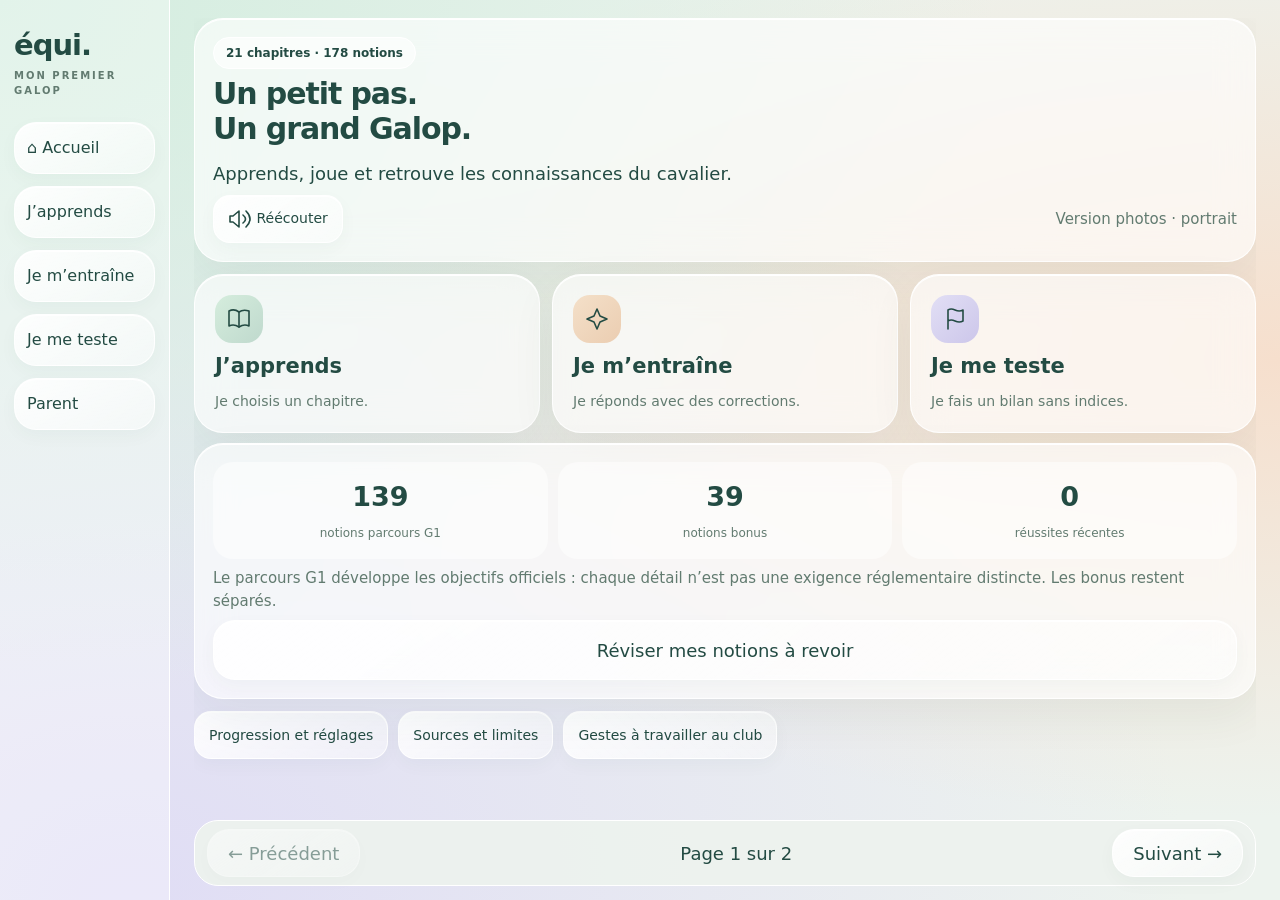
<file: index.html>
<!doctype html>
<html lang="fr"><head><meta charset="utf-8"><meta name="viewport" content="width=device-width,initial-scale=1"><meta name="theme-color" content="#e6efe8"><link rel="manifest" href="./manifest.webmanifest"><link rel="icon" href="./icons/app.svg"><title>Équi — Mon premier Galop</title><style>html,body{margin:0;height:100%;background:#edf3ee;font:18px system-ui;color:#234b43}iframe{width:100%;height:100dvh;border:0;display:block}#message{position:fixed;bottom:15px;left:15px;right:15px;background:#f9fbf5;padding:16px;border-radius:20px}#message[hidden]{display:none}</style></head><body><iframe src="./Equi.html" title="Équi — apprentissage du Galop 1" allow="autoplay"></iframe><p id="message" role="status" hidden></p><script>function notice(t){const e=document.getElementById('message');e.textContent=t;e.hidden=false}fetch('./Equi.html',{method:'HEAD'}).then(r=>{if(!r.ok)notice('Publication en préparation : le fichier Equi.html doit encore être ajouté.');}).catch(()=>{});if('serviceWorker' in navigator)window.addEventListener('load',()=>navigator.serviceWorker.register('./sw.js',{scope:'./'}).catch(()=>notice('Mode hors ligne indisponible. Vérifiez que tous les fichiers ont été publiés.')));</script></body></html>
</file>
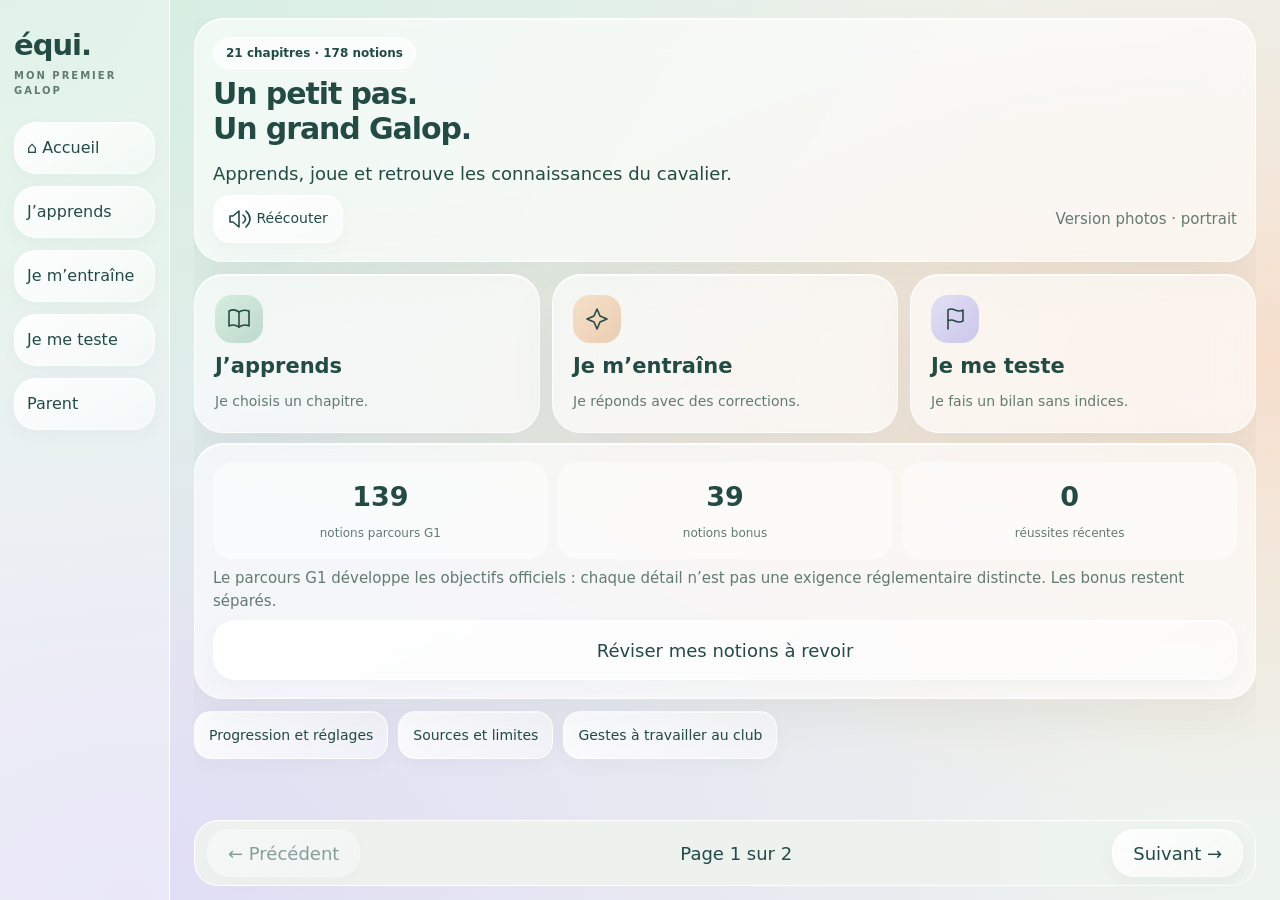
<file: Equi.html>
<!doctype html><html lang="fr"><head><meta charset="utf-8"><meta name="viewport" content="width=device-width,initial-scale=1,viewport-fit=cover"><meta name="theme-color" content="#e6efe8"><title>Équi — Préparer mon premier Galop</title><style>
:root{--ink:#234b43;--muted:#627b70;--primary:#347b65;--line:#ffffffdf;--glass:#ffffff9e;--shadow:0 16px 45px #234b4310}*{box-sizing:border-box;-webkit-tap-highlight-color:transparent}html{scroll-behavior:smooth}body{margin:0;color:var(--ink);font:18px/1.5 system-ui,-apple-system,sans-serif;background:radial-gradient(ellipse at 0 0,#d3eddf,transparent 55%),radial-gradient(ellipse at 100% 40%,#f6dfcd,transparent 60%),radial-gradient(ellipse at 10% 100%,#e0ddf5,transparent 65%),#edf3ee;min-height:100dvh}header{max-width:900px;margin:auto;display:flex;align-items:center;justify-content:space-between;gap:10px;padding:18px 20px 0}.brand{font-weight:850;font-size:29px;letter-spacing:-1px}.brand small{display:block;letter-spacing:2px;font-size:10px;text-transform:uppercase;color:var(--muted)}main{max-width:900px;margin:auto;padding:22px 20px 50px}button,input,select{font:inherit}button{color:inherit;border:1px solid var(--line);border-radius:22px;padding:15px 20px;min-height:60px;cursor:pointer;touch-action:manipulation;background:linear-gradient(145deg,#ffffffe8,#ffffff75);box-shadow:inset 0 1px #fff,0 6px 18px #234b4309;transition:transform .12s}button:active{transform:scale(.98)}button:disabled{opacity:.5;cursor:default}button:focus-visible,a:focus-visible{outline:4px solid #c99732;outline-offset:3px}.primary{color:white;background:linear-gradient(135deg,#498e77,#2b6659);border-color:#74a38e;box-shadow:inset 0 1px #ffffff55,0 8px 20px #34735b24;font-weight:700}.small{min-height:48px;font-size:14px;padding:10px 14px;border-radius:17px}.wide{width:100%}.glass{background:var(--glass);border:1px solid var(--line);border-radius:29px;backdrop-filter:blur(18px);-webkit-backdrop-filter:blur(18px);box-shadow:var(--shadow),inset 0 1px #fff}.card{padding:24px;margin-bottom:17px}h1{font-size:clamp(29px,5vw,41px);line-height:1.15;letter-spacing:-1.1px;margin:12px 0 20px}h2{font-size:24px;letter-spacing:-.5px;line-height:1.25}h3{font-size:20px}p{margin:12px 0}.muted{font-size:15px;color:var(--muted)}.eyebrow{text-transform:uppercase;font-size:11px;letter-spacing:1.8px;font-weight:800}.pill{display:inline-block;font-size:12px;font-weight:650;border-radius:25px;background:#ffffff9c;border:1px solid white;padding:6px 12px}.bonus{background:#e9e1ffb8;color:#615781}.row{display:flex;align-items:center;gap:10px;justify-content:space-between;flex-wrap:wrap}.actions{display:grid;gap:12px;margin:16px 0}.modes{display:grid;grid-template-columns:repeat(3,1fr);gap:12px;margin:18px 0}.mode{text-align:left;padding:20px;min-height:150px}.mode strong{display:block;font-size:21px;margin:8px 0}.mode .desc{font-size:14px;color:var(--muted);display:block}.badge{width:48px;height:48px;display:grid;place-items:center;border-radius:17px;background:linear-gradient(135deg,#d5eddd,#bfd9cd)}.peach{background:linear-gradient(135deg,#f4e0c9,#ebcdb1)}.lilac{background:linear-gradient(135deg,#e2dff5,#ccc6ea)}svg.icon{width:24px;height:24px;vertical-align:middle}.chapters{display:grid;gap:12px}.chapter{width:100%;display:flex;text-align:left;align-items:center;gap:15px;padding:18px 20px;min-height:98px}.chapter strong{display:block;font-size:20px}.chapter small{display:block;color:var(--muted);font-size:13px}.chapter .body{flex:1}.number{width:43px;height:43px;border-radius:16px;display:grid;place-items:center;background:#e2eee5;font-size:16px;font-weight:750;flex-shrink:0}.progress{height:7px;background:#ffffffa6;border-radius:15px;overflow:hidden;margin:16px 0 22px}.progress div{height:100%;border-radius:15px;background:linear-gradient(90deg,#a7d0b3,#43816d)}.scene{padding:10px;border-radius:27px;overflow:hidden;background:linear-gradient(145deg,#ffffffcb,#f8f1db90);border:1px solid white}.scene svg.art{display:block;width:100%;height:auto;max-height:43dvh;min-height:230px}.scene.zoom{overflow:auto}.scene.zoom svg.art{max-height:none;min-width:850px}.marker circle.core{fill:#fff9;stroke:#527565;stroke-width:1.5}.marker text{pointer-events:none;fill:#294e43;font:700 13px system-ui;text-anchor:middle;dominant-baseline:central}.marker{cursor:pointer;touch-action:manipulation}.marker.active circle.core{fill:#f6d183;stroke:#95681f;stroke-width:3}.marker.selected circle.core{fill:#b6ddcc;stroke:#2c6b57;stroke-width:3}.marker:focus{outline:none}.marker:focus circle.core{stroke:#9e7023;stroke-width:4}.hint{text-align:center;font-size:13px;color:var(--muted);margin:8px}.speech{background:#ffffffb0;border:1px solid white;border-radius:24px;padding:19px 22px;margin:16px 0}.instruction{font-size:19px}.choices{display:grid;gap:12px;margin:16px 0}.choice{display:flex;align-items:center;gap:10px}.choice .pick{flex:1;text-align:left;display:flex;align-items:center;gap:13px;min-height:74px}.choice .pick.selected{outline:3px solid #4d8a72;background:#e0f0e6}.choice .listen{width:57px;flex-shrink:0;padding:14px}.choice svg.mini{width:130px;height:88px;flex-shrink:0}.choice.image .pick{flex-direction:column;text-align:center;min-height:165px}.visualchoices{display:grid;grid-template-columns:repeat(2,1fr);gap:12px}.visualchoices .choice{display:block}.visualchoices .choice .pick{width:100%}.visualchoices .listen{width:100%;min-height:43px;padding:8px;margin-top:5px;font-size:13px}.score{font-size:68px;font-weight:800;line-height:1.1;letter-spacing:-3px}.statgrid{display:grid;grid-template-columns:repeat(3,1fr);gap:10px}.stat{background:#ffffff7a;border-radius:20px;padding:15px;text-align:center}.stat strong{display:block;font-size:27px}.stat span{font-size:12px;color:var(--muted)}.listrow{padding:13px 0;border-bottom:1px solid #234b4312}.listrow:last-child{border:0}.listrow label{display:flex;align-items:center;gap:13px}.toggle{display:flex;align-items:center;gap:14px;min-height:59px}input[type=checkbox]{width:26px;height:26px;accent-color:#3a7c65;flex-shrink:0}select,input[type=search]{background:#ffffffb0;border:1px solid white;padding:14px;border-radius:16px;color:inherit;max-width:100%}input[type=search]{width:100%}.tag{font-size:12px;padding:4px 9px;border-radius:12px;background:#e6eee7;display:inline-block}a{color:#246b56}.notice{padding:14px;background:#f8ead4b0;border-radius:18px;font-size:14px}.bottomnote{text-align:center;color:var(--muted);font-size:13px;margin:20px}.teachtext{font-size:21px;line-height:1.6}.pulses{display:flex;justify-content:center;gap:15px;margin:22px}.pulse{width:42px;height:42px;border-radius:50%;background:#dbeadd;display:grid;place-items:center}.pulse.beat{background:#dfb96a;transform:scale(1.12)}details{margin:14px 0}summary{cursor:pointer;min-height:48px;padding:12px}.sr{position:absolute;width:1px;height:1px;overflow:hidden;clip:rect(0,0,0,0)}.footerlinks{display:flex;flex-wrap:wrap;gap:10px;margin-top:22px}.filter{display:flex;gap:8px;flex-wrap:wrap;margin:16px 0}.filter button.on{background:#d5e8db;border-color:#6b9981}@media(max-width:560px){header,main{padding-left:14px;padding-right:14px}.card{padding:20px}.modes{grid-template-columns:1fr}.mode{min-height:95px;display:grid;grid-template-columns:48px 1fr;gap:15px;align-items:center}.mode strong{margin:0 0 3px}.mode .desc{grid-column:2}.choice svg.mini{width:110px}.visualchoices{gap:10px}.scene svg.art{min-height:205px}.brand{font-size:25px}.statgrid{gap:7px}.stat{padding:13px 6px}}@media(prefers-reduced-motion:reduce){*{scroll-behavior:auto!important;transition:none!important}}
</style><link rel="stylesheet" href="photos.css"><link rel="stylesheet" href="tablet.css"></head><body><header><div class="brand">équi.<small>Mon premier Galop</small></div><div class="row"><button class="small" onclick="navHome()">Accueil</button><button class="small" onclick="navParent()">Parent</button></div></header><main id="app"></main><script src="assets/photos/catalog.js"></script><script src="photos.js"></script><script>const DATA={"chapters": [{"id": "corps", "title": "Le corps du cheval", "subtitle": "18 repères du Guide fédéral", "level": "g1", "icon": "horse"}, {"id": "robes", "title": "Les trois robes de base", "subtitle": "Noir, alezan, bai", "level": "g1", "icon": "palette"}, {"id": "allures", "title": "Pas, trot et galop", "subtitle": "Reconnaître et comprendre les rythmes", "level": "g1", "icon": "waves"}, {"id": "licol", "title": "Le licol et la longe", "subtitle": "Reconnaître les parties d’un licol plat", "level": "g1", "icon": "tack"}, {"id": "selle", "title": "La selle", "subtitle": "Les pièces et leurs fonctions", "level": "g1", "icon": "tack"}, {"id": "filet", "title": "Le filet", "subtitle": "Repérer le filet classique avec mors", "level": "g1", "icon": "tack"}, {"id": "aides", "title": "Les aides du cavalier", "subtitle": "Communiquer, pas faire mal", "level": "g1", "icon": "spark"}, {"id": "comportement", "title": "Comprendre le cheval", "subtitle": "Observer tout le corps et la situation", "level": "g1", "icon": "heart"}, {"id": "securitepied", "title": "En sécurité à pied", "subtitle": "Des décisions prudentes", "level": "g1", "icon": "shield"}, {"id": "securitemontee", "title": "En sécurité à cheval", "subtitle": "Casque, distance et consignes", "level": "g1", "icon": "shield"}, {"id": "soins", "title": "S’occuper de sa monture", "subtitle": "Avant et après la séance", "level": "g1", "icon": "brush"}, {"id": "club", "title": "Mon club et la fédération", "subtitle": "Lieux, licence et règles communes", "level": "g1", "icon": "home"}, {"id": "vocabulaire", "title": "Les mots du cavalier", "subtitle": "Comprendre les consignes du cours", "level": "g1", "icon": "book"}, {"id": "pied", "title": "Comprendre la pratique à pied", "subtitle": "Préparer les gestes, pas les certifier", "level": "g1", "icon": "route"}, {"id": "monte", "title": "Comprendre la pratique montée", "subtitle": "Les objectifs à travailler avec l’enseignant", "level": "g1", "icon": "horse"}, {"id": "aliments", "title": "Herbe, foin et aliments", "subtitle": "Bonus : anticipation du Galop 2", "level": "bonus", "icon": "leaf"}, {"id": "membres", "title": "Les détails des membres", "subtitle": "Bonus : vocabulaire du Galop 2", "level": "bonus", "icon": "horse"}, {"id": "decouvertes", "title": "Vie et communication", "subtitle": "Bonus : observer davantage", "level": "bonus", "icon": "heart"}, {"id": "robesplus", "title": "Autres robes et marques", "subtitle": "Bonus : repères G2 et G3", "level": "bonus", "icon": "palette"}, {"id": "outils", "title": "Les outils du pansage", "subtitle": "Bonus : approfondir le Galop 2", "level": "bonus", "icon": "brush"}, {"id": "figures", "title": "Les figures et les lieux de vie", "subtitle": "Bonus : repères du Galop 2", "level": "bonus", "icon": "route"}], "cards": [{"id": "corps_01", "ch": "corps", "title": "La tête", "text": "La tête porte notamment les yeux, les oreilles, la bouche et les naseaux.", "q": "Trouve la tête sur le cheval.", "answer": "La tête", "wrong": ["La crinière", "L’encolure", "Les naseaux"], "source": "GUIDE", "level": "g1", "diagram": "horse", "target": "tete"}, {"id": "corps_02", "ch": "corps", "title": "La crinière", "text": "La crinière est l’ensemble des longs crins qui suivent le dessus de l’encolure.", "q": "Trouve la crinière sur le cheval.", "answer": "La crinière", "wrong": ["La tête", "L’encolure", "Les naseaux"], "source": "GUIDE", "level": "g1", "diagram": "horse", "target": "criniere"}, {"id": "corps_03", "ch": "corps", "title": "L’encolure", "text": "L’encolure relie la tête au corps.", "q": "Trouve l’encolure sur le cheval.", "answer": "L’encolure", "wrong": ["La tête", "La crinière", "Les naseaux"], "source": "GUIDE", "level": "g1", "diagram": "horse", "target": "encolure"}, {"id": "corps_04", "ch": "corps", "title": "Les naseaux", "text": "Les naseaux sont les ouvertures du nez.", "q": "Trouve les naseaux sur le cheval.", "answer": "Les naseaux", "wrong": ["La tête", "La crinière", "L’encolure"], "source": "GUIDE", "level": "g1", "diagram": "horse", "target": "naseaux"}, {"id": "corps_05", "ch": "corps", "title": "Le poitrail", "text": "Le poitrail est à l’avant du thorax, entre les épaules et au-dessus des membres de devant.", "q": "Trouve le poitrail sur le cheval.", "answer": "Le poitrail", "wrong": ["La tête", "La crinière", "L’encolure"], "source": "GUIDE", "level": "g1", "diagram": "horse", "target": "poitrail"}, {"id": "corps_06", "ch": "corps", "title": "L’épaule", "text": "L’épaule est sur le côté de l’avant du corps, à la jonction avec un membre antérieur.", "q": "Trouve l’épaule sur le cheval.", "answer": "L’épaule", "wrong": ["La tête", "La crinière", "L’encolure"], "source": "GUIDE", "level": "g1", "diagram": "horse", "target": "epaule"}, {"id": "corps_07", "ch": "corps", "title": "Les membres antérieurs", "text": "Les antérieurs sont les deux membres de devant.", "q": "Trouve les membres antérieurs sur le cheval.", "answer": "Les membres antérieurs", "wrong": ["La tête", "La crinière", "L’encolure"], "source": "GUIDE", "level": "g1", "diagram": "horse", "target": "anterieurs"}, {"id": "corps_08", "ch": "corps", "title": "Les sabots", "text": "Les sabots sont les enveloppes dures à l’extrémité des membres. Le cheval en a quatre.", "q": "Trouve les sabots sur le cheval.", "answer": "Les sabots", "wrong": ["La tête", "La crinière", "L’encolure"], "source": "GUIDE", "level": "g1", "diagram": "horse", "target": "sabots"}, {"id": "corps_09", "ch": "corps", "title": "Le garrot", "text": "Le garrot se trouve entre l’encolure et le dos, au-dessus des épaules.", "q": "Trouve le garrot sur le cheval.", "answer": "Le garrot", "wrong": ["La tête", "La crinière", "L’encolure"], "source": "GUIDE", "level": "g1", "diagram": "horse", "target": "garrot"}, {"id": "corps_10", "ch": "corps", "title": "Le dos", "text": "Le dos est sur le dessus du corps, derrière le garrot.", "q": "Trouve le dos sur le cheval.", "answer": "Le dos", "wrong": ["La tête", "La crinière", "L’encolure"], "source": "GUIDE", "level": "g1", "diagram": "horse", "target": "dos"}, {"id": "corps_11", "ch": "corps", "title": "Le rein", "text": "La région du rein se situe sur le dessus du corps, entre le dos et la croupe.", "q": "Trouve le rein sur le cheval.", "answer": "Le rein", "wrong": ["La tête", "La crinière", "L’encolure"], "source": "GUIDE", "level": "g1", "diagram": "horse", "target": "rein"}, {"id": "corps_12", "ch": "corps", "title": "Le ventre", "text": "Le ventre est la partie inférieure du tronc.", "q": "Trouve le ventre sur le cheval.", "answer": "Le ventre", "wrong": ["La tête", "La crinière", "L’encolure"], "source": "GUIDE", "level": "g1", "diagram": "horse", "target": "ventre"}, {"id": "corps_13", "ch": "corps", "title": "Les côtes", "text": "La région des côtes est sur les côtés du thorax, derrière l’épaule.", "q": "Trouve les côtes sur le cheval.", "answer": "Les côtes", "wrong": ["La tête", "La crinière", "L’encolure"], "source": "GUIDE", "level": "g1", "diagram": "horse", "target": "cotes"}, {"id": "corps_14", "ch": "corps", "title": "Le flanc", "text": "Le flanc est le côté du corps entre les dernières côtes et la hanche.", "q": "Trouve le flanc sur le cheval.", "answer": "Le flanc", "wrong": ["La tête", "La crinière", "L’encolure"], "source": "GUIDE", "level": "g1", "diagram": "horse", "target": "flanc"}, {"id": "corps_15", "ch": "corps", "title": "La hanche", "text": "La hanche est un repère de l’arrière-main, sur le côté à l’avant de la croupe.", "q": "Trouve la hanche sur le cheval.", "answer": "La hanche", "wrong": ["La tête", "La crinière", "L’encolure"], "source": "GUIDE", "level": "g1", "diagram": "horse", "target": "hanche"}, {"id": "corps_16", "ch": "corps", "title": "La croupe", "text": "La croupe est sur le dessus de l’arrière du corps, avant la queue.", "q": "Trouve la croupe sur le cheval.", "answer": "La croupe", "wrong": ["La tête", "La crinière", "L’encolure"], "source": "GUIDE", "level": "g1", "diagram": "horse", "target": "croupe"}, {"id": "corps_17", "ch": "corps", "title": "La queue", "text": "La queue porte les longs crins situés à l’arrière du cheval.", "q": "Trouve la queue sur le cheval.", "answer": "La queue", "wrong": ["La tête", "La crinière", "L’encolure"], "source": "GUIDE", "level": "g1", "diagram": "horse", "target": "queue"}, {"id": "corps_18", "ch": "corps", "title": "Les membres postérieurs", "text": "Les postérieurs sont les deux membres de derrière.", "q": "Trouve les membres postérieurs sur le cheval.", "answer": "Les membres postérieurs", "wrong": ["La tête", "La crinière", "L’encolure"], "source": "GUIDE", "level": "g1", "diagram": "horse", "target": "posterieurs"}, {"id": "robes_01", "ch": "robes", "title": "Noir", "text": "La robe noire présente des poils et des crins noirs.", "q": "Touche le cheval noir.", "answer": "Noir", "wrong": ["Alezan", "Bai"], "source": "JARDY", "level": "g1", "visual": "coat:noir"}, {"id": "robes_02", "ch": "robes", "title": "Alezan", "text": "Un cheval alezan a des poils et des crins dans des tons fauves ou roux. Il n’a pas les crins et extrémités noirs caractéristiques du bai.", "q": "Touche le cheval alezan.", "answer": "Alezan", "wrong": ["Noir", "Bai"], "source": "JARDY", "level": "g1", "visual": "coat:alezan"}, {"id": "robes_03", "ch": "robes", "title": "Bai", "text": "Le bai a le corps brun ou fauve, avec la crinière, la queue et le bas des membres noirs.", "q": "Touche le cheval bai.", "answer": "Bai", "wrong": ["Noir", "Alezan"], "source": "JARDY", "level": "g1", "visual": "coat:bai"}, {"id": "robes_04", "ch": "robes", "title": "Bai ou alezan ?", "text": "Pour distinguer un bai d’un alezan, observe aussi la crinière, la queue et le bas des membres. Ne regarde pas seulement le corps.", "q": "Le corps est brun et les crins sont noirs. Quelle est la robe ?", "answer": "Bai", "wrong": ["Alezan", "Noir"], "source": "JARDY", "level": "g1"}, {"id": "robes_05", "ch": "robes", "title": "Robe et race", "text": "La robe décrit la couleur des poils et des crins. Ce n’est pas le nom d’une race.", "q": "Que décrit le mot « robe » ?", "answer": "La couleur des poils et des crins", "wrong": ["Le métier du cheval", "Le nom de son club"], "source": "FFE", "level": "g1"}, {"id": "allures_01", "ch": "allures", "title": "Les trois allures", "text": "Les trois allures principales sont le pas, le trot et le galop. Une allure est une façon de se déplacer.", "q": "Quelle liste contient les trois allures principales ?", "answer": "Pas, trot, galop", "wrong": ["Arrêt, selle, trot", "Bai, noir, alezan"], "source": "GUIDE", "level": "g1", "visual": "rhythm:all"}, {"id": "allures_02", "ch": "allures", "title": "Le pas", "text": "Le pas est une allure marchée à quatre temps. Il n’y a pas de phase où tous les pieds quittent le sol.", "q": "Quelle allure est marchée à quatre temps ?", "answer": "Le pas", "wrong": ["Le trot", "Le galop"], "source": "GUIDE", "level": "g1", "visual": "rhythm:pas"}, {"id": "allures_03", "ch": "allures", "title": "Le trot", "text": "Le trot est une allure sautée à deux temps. Il comporte des phases de suspension.", "q": "Quelle allure est sautée à deux temps ?", "answer": "Le trot", "wrong": ["Le pas", "Le galop"], "source": "GUIDE", "level": "g1", "visual": "rhythm:trot"}, {"id": "allures_04", "ch": "allures", "title": "Le galop", "text": "Le galop usuel est une allure sautée à trois temps, avec une phase de suspension.", "q": "Quelle allure compte habituellement trois temps ?", "answer": "Le galop", "wrong": ["Le pas", "Le trot"], "source": "GUIDE", "level": "g1", "visual": "rhythm:galop"}, {"id": "allures_05", "ch": "allures", "title": "La suspension", "text": "Une phase de suspension est un moment où aucun pied ne touche le sol. Le trot et le galop en comportent.", "q": "Pendant la suspension, combien de pieds touchent le sol ?", "answer": "Aucun", "wrong": ["Deux", "Quatre"], "source": "GUIDE", "level": "g1", "visual": "rhythm:all"}, {"id": "allures_06", "ch": "allures", "title": "Une transition", "text": "Une transition est un passage d’une allure à une autre, ou entre l’arrêt et une allure. Par exemple : passer du pas au trot.", "q": "Passer du pas au trot, c’est…", "answer": "Une transition", "wrong": ["Une robe", "Une partie de la selle"], "source": "GUIDE", "level": "g1", "visual": "rhythm:all"}, {"id": "licol_01", "ch": "licol", "title": "La têtière", "text": "La têtière passe derrière les oreilles et maintient le licol.", "q": "Trouve la têtière sur le licol.", "answer": "La têtière", "wrong": ["La muserolle", "Le montant", "La sous-gorge"], "source": "JARDY", "level": "g1", "diagram": "halter", "target": "tetiere"}, {"id": "licol_02", "ch": "licol", "title": "La muserolle", "text": "La muserolle entoure le nez du cheval.", "q": "Trouve la muserolle sur le licol.", "answer": "La muserolle", "wrong": ["La têtière", "Le montant", "La sous-gorge"], "source": "JARDY", "level": "g1", "diagram": "halter", "target": "muserolle"}, {"id": "licol_03", "ch": "licol", "title": "Le montant", "text": "Un montant relie des parties du licol sur le côté de la tête.", "q": "Trouve le montant sur le licol.", "answer": "Le montant", "wrong": ["La têtière", "La muserolle", "La sous-gorge"], "source": "JARDY", "level": "g1", "diagram": "halter", "target": "montant"}, {"id": "licol_04", "ch": "licol", "title": "La sous-gorge", "text": "La sous-gorge passe sous la gorge.", "q": "Trouve la sous-gorge sur le licol.", "answer": "La sous-gorge", "wrong": ["La têtière", "La muserolle", "Le montant"], "source": "JARDY", "level": "g1", "diagram": "halter", "target": "sousgorge"}, {"id": "licol_05", "ch": "licol", "title": "L’alliance", "text": "L’alliance relie sous la tête la muserolle à la partie située vers la gorge.", "q": "Trouve l’alliance sur le licol.", "answer": "L’alliance", "wrong": ["La têtière", "La muserolle", "Le montant"], "source": "JARDY", "level": "g1", "diagram": "halter", "target": "alliance"}, {"id": "licol_06", "ch": "licol", "title": "L’anneau d’attache", "text": "L’anneau d’attache permet de fixer la longe au licol.", "q": "Trouve l’anneau d’attache sur le licol.", "answer": "L’anneau d’attache", "wrong": ["La têtière", "La muserolle", "Le montant"], "source": "JARDY", "level": "g1", "diagram": "halter", "target": "anneau"}, {"id": "licol_07", "ch": "licol", "title": "La longe", "text": "La longe est la corde fixée au licol pour mener le cheval et, dans les conditions montrées par l’enseignant, l’attacher.", "q": "Que fixe-t-on au licol pour mener le cheval ?", "answer": "Une longe", "wrong": ["Un étrier", "Un tapis"], "source": "JARDY", "level": "g1", "visual": "object:rope"}, {"id": "licol_08", "ch": "licol", "title": "Licol et filet", "text": "Le licol courant n’a pas de mors. Le filet classique présenté ici comporte un mors et des rênes. Ce sont deux équipements différents.", "q": "Quel équipement présenté ici n’a pas de mors ?", "answer": "Le licol", "wrong": ["Le filet classique", "Les deux ont forcément un mors"], "source": "JARDY", "level": "g1"}, {"id": "selle_01", "ch": "selle", "title": "Le siège", "text": "Le siège est la partie sur laquelle le cavalier s’assoit.", "q": "Trouve le siège sur la selle.", "answer": "Le siège", "wrong": ["Le pommeau", "Le troussequin", "Le quartier"], "source": "JARDY", "level": "g1", "diagram": "saddle", "target": "siege"}, {"id": "selle_02", "ch": "selle", "title": "Le pommeau", "text": "Le pommeau est la partie avant de la selle.", "q": "Trouve le pommeau sur la selle.", "answer": "Le pommeau", "wrong": ["Le siège", "Le troussequin", "Le quartier"], "source": "JARDY", "level": "g1", "diagram": "saddle", "target": "pommeau"}, {"id": "selle_03", "ch": "selle", "title": "Le troussequin", "text": "Le troussequin est la partie arrière relevée de la selle.", "q": "Trouve le troussequin sur la selle.", "answer": "Le troussequin", "wrong": ["Le siège", "Le pommeau", "Le quartier"], "source": "JARDY", "level": "g1", "diagram": "saddle", "target": "troussequin"}, {"id": "selle_04", "ch": "selle", "title": "Le quartier", "text": "Les quartiers sont les grandes pièces de cuir sur les côtés de la selle.", "q": "Trouve le quartier sur la selle.", "answer": "Le quartier", "wrong": ["Le siège", "Le pommeau", "Le troussequin"], "source": "JARDY", "level": "g1", "diagram": "saddle", "target": "quartier"}, {"id": "selle_05", "ch": "selle", "title": "L’étrivière", "text": "L’étrivière est la courroie qui porte l’étrier.", "q": "Trouve l’étrivière sur la selle.", "answer": "L’étrivière", "wrong": ["Le siège", "Le pommeau", "Le troussequin"], "source": "JARDY", "level": "g1", "diagram": "saddle", "target": "etriviere"}, {"id": "selle_06", "ch": "selle", "title": "L’étrier", "text": "L’étrier reçoit le pied du cavalier.", "q": "Trouve l’étrier sur la selle.", "answer": "L’étrier", "wrong": ["Le siège", "Le pommeau", "Le troussequin"], "source": "JARDY", "level": "g1", "diagram": "saddle", "target": "etrier"}, {"id": "selle_07", "ch": "selle", "title": "La sangle", "text": "La sangle passe sous le ventre et aide à maintenir la selle.", "q": "Trouve la sangle sur la selle.", "answer": "La sangle", "wrong": ["Le siège", "Le pommeau", "Le troussequin"], "source": "JARDY", "level": "g1", "diagram": "saddle", "target": "sangle"}, {"id": "selle_08", "ch": "selle", "title": "Les contre-sanglons", "text": "Les contre-sanglons sont les courroies auxquelles on boucle la sangle.", "q": "Trouve les contre-sanglons sur la selle.", "answer": "Les contre-sanglons", "wrong": ["Le siège", "Le pommeau", "Le troussequin"], "source": "JARDY", "level": "g1", "diagram": "saddle", "target": "contresanglons"}, {"id": "selle_09", "ch": "selle", "title": "Le tapis", "text": "Le tapis se place sous la selle. Il est distinct de la selle et de la sangle.", "q": "Que place-t-on sous la selle ?", "answer": "Le tapis", "wrong": ["Le licol", "La sous-gorge"], "source": "JARDY", "level": "g1", "visual": "object:pad"}, {"id": "filet_01", "ch": "filet", "title": "La têtière", "text": "La têtière passe derrière les oreilles.", "q": "Trouve la têtière sur le filet.", "answer": "La têtière", "wrong": ["Le frontal", "Le montant", "La sous-gorge"], "source": "JARDY", "level": "g1", "diagram": "bridle", "target": "tetiere"}, {"id": "filet_02", "ch": "filet", "title": "Le frontal", "text": "Le frontal passe devant le front, sous les oreilles.", "q": "Trouve le frontal sur le filet.", "answer": "Le frontal", "wrong": ["La têtière", "Le montant", "La sous-gorge"], "source": "JARDY", "level": "g1", "diagram": "bridle", "target": "frontal"}, {"id": "filet_03", "ch": "filet", "title": "Le montant", "text": "Les montants du filet relient notamment la têtière au mors.", "q": "Trouve le montant sur le filet.", "answer": "Le montant", "wrong": ["La têtière", "Le frontal", "La sous-gorge"], "source": "JARDY", "level": "g1", "diagram": "bridle", "target": "montant"}, {"id": "filet_04", "ch": "filet", "title": "La sous-gorge", "text": "La sous-gorge passe sous la gorge.", "q": "Trouve la sous-gorge sur le filet.", "answer": "La sous-gorge", "wrong": ["La têtière", "Le frontal", "Le montant"], "source": "JARDY", "level": "g1", "diagram": "bridle", "target": "sousgorge"}, {"id": "filet_05", "ch": "filet", "title": "La muserolle", "text": "La muserolle entoure le nez. Les filets peuvent avoir des modèles de muserolles différents, ou ne pas en avoir.", "q": "Trouve la muserolle sur le filet.", "answer": "La muserolle", "wrong": ["La têtière", "Le frontal", "Le montant"], "source": "JARDY", "level": "g1", "diagram": "bridle", "target": "muserolle"}, {"id": "filet_06", "ch": "filet", "title": "Le mors", "text": "Le mors se place dans la bouche. Les actions sur les rênes doivent rester contrôlées car la bouche est sensible.", "q": "Trouve le mors sur le filet.", "answer": "Le mors", "wrong": ["La têtière", "Le frontal", "Le montant"], "source": "JARDY", "level": "g1", "diagram": "bridle", "target": "mors"}, {"id": "filet_07", "ch": "filet", "title": "Les rênes", "text": "Le cavalier tient les rênes. Elles relient ses mains au mors sur le filet classique présenté.", "q": "Trouve les rênes sur le filet.", "answer": "Les rênes", "wrong": ["La têtière", "Le frontal", "Le montant"], "source": "JARDY", "level": "g1", "diagram": "bridle", "target": "renes"}, {"id": "aides_01", "ch": "aides", "title": "Les aides", "text": "Les aides sont les moyens de communication du cavalier avec le cheval. Elles transmettent des demandes.", "q": "À quoi servent les aides ?", "answer": "À communiquer avec le cheval", "wrong": ["À le punir", "À le nourrir"], "source": "GUIDE", "level": "g1"}, {"id": "aides_02", "ch": "aides", "title": "Les aides naturelles", "text": "Les aides naturelles viennent du corps : mains, jambes, poids du corps et voix.", "q": "Quelle liste ne contient que des aides naturelles ?", "answer": "Mains, jambes, voix", "wrong": ["Cravache, éperons, voix", "Selle, tapis, licol"], "source": "GUIDE", "level": "g1"}, {"id": "aides_03", "ch": "aides", "title": "Les mains", "text": "Les mains font partie des aides naturelles.", "q": "Classe cette aide : les mains.", "answer": "Aide naturelle", "wrong": ["Aide artificielle", "Aliment"], "source": "GUIDE", "level": "g1"}, {"id": "aides_04", "ch": "aides", "title": "Les jambes", "text": "Les jambes font partie des aides naturelles.", "q": "Classe cette aide : les jambes.", "answer": "Aide naturelle", "wrong": ["Aide artificielle", "Aliment"], "source": "GUIDE", "level": "g1"}, {"id": "aides_05", "ch": "aides", "title": "La voix", "text": "La voix fait partie des aides naturelles.", "q": "Classe cette aide : la voix.", "answer": "Aide naturelle", "wrong": ["Aide artificielle", "Aliment"], "source": "GUIDE", "level": "g1"}, {"id": "aides_06", "ch": "aides", "title": "Le poids du corps", "text": "Le poids du corps fait partie des aides naturelles.", "q": "Classe cette aide : le poids du corps.", "answer": "Aide naturelle", "wrong": ["Aide artificielle", "Aliment"], "source": "GUIDE", "level": "g1"}, {"id": "aides_07", "ch": "aides", "title": "La cravache", "text": "La cravache : aide artificielle, c’est-à-dire un objet qui complète les aides naturelles. Reconnaître cet objet ne signifie pas devoir l’utiliser.", "q": "Classe cette aide : la cravache.", "answer": "Aide artificielle", "wrong": ["Aide naturelle", "Une allure"], "source": "GUIDE", "level": "g1"}, {"id": "aides_08", "ch": "aides", "title": "Les éperons", "text": "Les éperons : aide artificielle, c’est-à-dire un objet qui complète les aides naturelles. Reconnaître cet objet ne signifie pas devoir l’utiliser.", "q": "Classe cette aide : les éperons.", "answer": "Aide artificielle", "wrong": ["Aide naturelle", "Une allure"], "source": "GUIDE", "level": "g1"}, {"id": "aides_09", "ch": "aides", "title": "La chambrière", "text": "La chambrière : aide artificielle, c’est-à-dire un objet qui complète les aides naturelles. Reconnaître cet objet ne signifie pas devoir l’utiliser.", "q": "Classe cette aide : la chambrière.", "answer": "Aide artificielle", "wrong": ["Aide naturelle", "Une allure"], "source": "GUIDE", "level": "g1"}, {"id": "aides_10", "ch": "aides", "title": "Des mains contrôlées", "text": "Sur un filet classique, les mains agissent par les rênes et le mors. La bouche est sensible : on évite les mouvements brusques et les tractions involontaires.", "q": "Pourquoi faut-il contrôler ses mains ?", "answer": "La bouche du cheval est sensible", "wrong": ["Pour tirer toujours plus fort", "Pour faire du bruit"], "source": "GUIDE", "level": "g1"}, {"id": "aides_11", "ch": "aides", "title": "Le respect reste la règle", "text": "Les aides servent à communiquer. Leur emploi ne doit jamais devenir un prétexte à la violence. On apprend les gestes avec l’enseignant.", "q": "Si une demande ne marche pas, que fais-tu ?", "answer": "Je demande conseil à mon enseignant", "wrong": ["Je frappe le cheval", "Je multiplie les gestes brusques"], "source": "GUIDE", "level": "g1"}, {"id": "comportement_01", "ch": "comportement", "title": "Un être sensible", "text": "Le cheval est un animal vivant et sensible. S’en occuper et le respecter font partie de l’équitation.", "q": "L’équitation, c’est aussi…", "answer": "S’occuper du cheval et le comprendre", "wrong": ["Seulement rester en selle", "Utiliser un animal comme un jouet"], "source": "GUIDE", "level": "g1"}, {"id": "comportement_02", "ch": "comportement", "title": "Un poney n’est pas un bébé", "text": "Poneys et chevaux appartiennent à la même espèce. Un poney peut être adulte.", "q": "Un poney est-il forcément un bébé cheval ?", "answer": "Non, il peut être adulte", "wrong": ["Oui, toujours", "Il devient forcément un grand cheval"], "source": "GUIDE", "level": "g1"}, {"id": "comportement_03", "ch": "comportement", "title": "Herbivore", "text": "Un herbivore se nourrit de végétaux. Le cheval est herbivore.", "q": "Que signifie « herbivore » ?", "answer": "Qui se nourrit de végétaux", "wrong": ["Qui mange seulement de la viande", "Qui n’a pas besoin de manger"], "source": "GUIDE", "level": "g1"}, {"id": "comportement_04", "ch": "comportement", "title": "Grégaire", "text": "Le cheval est grégaire : il recherche la compagnie d’autres chevaux.", "q": "Que signifie « grégaire » ?", "answer": "Qui recherche la vie en groupe", "wrong": ["Qui doit rester seul", "Qui ne dort jamais"], "source": "GUIDE", "level": "g1"}, {"id": "comportement_05", "ch": "comportement", "title": "Éviter la surprise", "text": "Un changement brusque peut provoquer une fuite ou une défense. Il faut éviter de surprendre le cheval.", "q": "Pourquoi faut-il éviter de le surprendre ?", "answer": "Il peut réagir brusquement par peur", "wrong": ["Il ne remarque jamais rien", "Il comprend tous nos gestes à l’avance"], "source": "GUIDE", "level": "g1"}, {"id": "comportement_06", "ch": "comportement", "title": "Plusieurs signes ensemble", "text": "Observe les oreilles, le regard, la tête, l’encolure, les membres, la queue et la tension du corps. Un seul signe ne suffit pas toujours.", "q": "Pour comprendre son attitude, je regarde…", "answer": "Tout le corps et le contexte", "wrong": ["Seulement une oreille", "Seulement la couleur de la robe"], "source": "COM", "level": "g1"}, {"id": "comportement_07", "ch": "comportement", "title": "La vigilance", "text": "Une tête très haute, des oreilles fixées vers un événement et un corps tendu peuvent signaler une vigilance. Il faut regarder le contexte.", "q": "Le cheval est tendu et regarde fixement un bruit. Que comprends-tu ?", "answer": "Quelque chose l’alerte", "wrong": ["Il est forcément heureux", "Sa robe va changer"], "source": "COM", "level": "g1"}, {"id": "comportement_08", "ch": "comportement", "title": "Le repos debout", "text": "Un cheval peut se reposer debout, le corps détendu, parfois avec un postérieur au repos.", "q": "Un cheval détendu avec un postérieur au repos peut…", "answer": "Se reposer", "wrong": ["Être forcément blessé", "Être forcément en colère"], "source": "COM", "level": "g1"}, {"id": "comportement_09", "ch": "comportement", "title": "Une menace", "text": "Oreilles plaquées et mouvements menaçants peuvent annoncer une défense. On ne poursuit pas l’approche et on demande de l’aide.", "q": "Un cheval menace de mordre. Que fais-tu ?", "answer": "Je me mets en sécurité et je demande de l’aide", "wrong": ["Je m’approche de sa bouche", "Je le défie"], "source": "COM", "level": "g1"}, {"id": "comportement_10", "ch": "comportement", "title": "Les oreilles ne disent pas tout", "text": "Des oreilles en avant indiquent notamment une orientation de l’attention. Elles ne prouvent pas à elles seules que le cheval est content.", "q": "Des oreilles en avant prouvent-elles qu’il est heureux ?", "answer": "Non, il faut observer les autres signes", "wrong": ["Oui, toujours", "Elles indiquent sa race"], "source": "COM", "level": "g1"}, {"id": "comportement_11", "ch": "comportement", "title": "Les caresses", "text": "Tous les chevaux n’apprécient pas les mêmes contacts. Observe leurs réactions et respecte-les.", "q": "Le cheval semble gêné par mon contact. Que fais-tu ?", "answer": "Je cesse et je demande conseil", "wrong": ["J’insiste pour le forcer", "Je le punis"], "source": "COM", "level": "g1"}, {"id": "comportement_12", "ch": "comportement", "title": "Le hennissement", "text": "Le hennissement peut servir à rétablir le contact lors d’une séparation. Un son ne s’interprète pas sans contexte.", "q": "Le hennissement peut servir à…", "answer": "Rétablir le contact avec un autre cheval", "wrong": ["Nommer sa robe", "Remplacer toute observation"], "source": "COM", "level": "g1"}, {"id": "securitepied_01", "ch": "securitepied", "title": "Prévenir de sa présence", "text": "Avant d’approcher, capte calmement l’attention du cheval. Ne surgis pas en silence dans son dos.", "q": "Avant de m’approcher, je…", "answer": "Capte calmement son attention", "wrong": ["Crie tout près de lui", "Le surprends par derrière"], "source": "JARDY", "level": "g1"}, {"id": "securitepied_02", "ch": "securitepied", "title": "Des gestes calmes", "text": "Auprès du cheval, évite les cris, les courses et les gestes brusques.", "q": "Comment me comporter près du cheval ?", "answer": "Avec calme et attention", "wrong": ["En courant autour de lui", "En agitant les bras brusquement"], "source": "JARDY", "level": "g1"}, {"id": "securitepied_03", "ch": "securitepied", "title": "La longe et la main", "text": "N’enroule jamais une longe autour de ta main ou de ton corps. Apprends à la tenir avec l’enseignant.", "q": "Puis-je enrouler la longe autour de ma main ?", "answer": "Non, jamais", "wrong": ["Oui, pour mieux tenir", "Oui, si le cheval est petit"], "source": "LONGE", "level": "g1"}, {"id": "securitepied_04", "ch": "securitepied", "title": "Changer de côté", "text": "La manière de changer de côté dépend du cheval, de l’attache et de l’espace. Suis la démonstration de l’enseignant ; ne te glisse pas au hasard.", "q": "Je ne sais pas comment changer de côté. Que faire ?", "answer": "Demander à l’enseignant de me montrer", "wrong": ["Me glisser n’importe où", "Passer sous le ventre"], "source": "JARDY", "level": "g1"}, {"id": "securitepied_05", "ch": "securitepied", "title": "Une situation qui inquiète", "text": "Si la réaction du cheval te met en difficulté, mets-toi en sécurité et appelle un adulte du club.", "q": "Le cheval s’agite et je ne maîtrise plus la situation. Je…", "answer": "Demande immédiatement de l’aide", "wrong": ["Reste seul pour prouver que je sais", "Tire de toutes mes forces"], "source": "JARDY", "level": "g1"}, {"id": "securitepied_06", "ch": "securitepied", "title": "Ne pas se faire coincer", "text": "Garde un espace et une possibilité de te dégager. Ne te place pas dans un passage étroit où le cheval pourrait te coincer.", "q": "Où éviter de me placer ?", "answer": "Coincée entre le cheval et un mur", "wrong": ["À l’endroit montré par l’enseignant", "Dans une zone dégagée avec l’adulte"], "source": "JARDY", "level": "g1"}, {"id": "securitepied_07", "ch": "securitepied", "title": "Un passage libre", "text": "Pour franchir une porte avec le cheval, il faut un passage dégagé et suffisamment ouvert, sous les consignes de l’enseignant.", "q": "La porte est trop peu ouverte. Que faire ?", "answer": "Faire dégager et ouvrir le passage avec l’adulte", "wrong": ["Forcer le cheval à passer", "Fermer davantage la porte"], "source": "JARDY", "level": "g1"}, {"id": "securitepied_08", "ch": "securitepied", "title": "Pas d’attache improvisée", "text": "Le nœud d’attache est un geste réel à apprendre au club. On ne l’improvise pas avec un enfant et un cheval.", "q": "Je ne sais pas faire le nœud d’attache. Je…", "answer": "Demande une démonstration à l’enseignant", "wrong": ["Invente un nœud très serré", "Attache avec les rênes"], "source": "JARDY", "level": "g1"}, {"id": "securitepied_09", "ch": "securitepied", "title": "La nourriture n’est pas un jouet", "text": "Ne donne pas d’aliment sans l’autorisation d’un responsable. La ration et les éventuelles restrictions doivent être respectées.", "q": "Puis-je distribuer une friandise à n’importe quel poney ?", "answer": "Seulement avec l’autorisation du responsable", "wrong": ["Oui, sans demander", "Oui, si je la cache"], "source": "FFE", "level": "g1"}, {"id": "securitepied_10", "ch": "securitepied", "title": "Un objet oublié", "text": "Range les objets et ne laisse pas de matériel dans le passage.", "q": "Que faire d’une brosse qui traîne dans le passage ?", "answer": "La ranger sans me mettre en danger", "wrong": ["La pousser sous les pieds du cheval", "Laisser tout le monde trébucher"], "source": "FFE", "level": "g1"}, {"id": "securitemontee_01", "ch": "securitemontee", "title": "Le casque", "text": "Porte un casque d’équitation adapté, bien ajusté et avec la jugulaire attachée.", "q": "Avant de monter, mon casque doit être…", "answer": "Ajusté et attaché", "wrong": ["Simplement posé sur ma tête", "Accroché à la selle"], "source": "JARDY", "level": "g1"}, {"id": "securitemontee_02", "ch": "securitemontee", "title": "Une tenue adaptée", "text": "Les vêtements et les chaussures doivent être adaptés à l’équitation. Fais vérifier ta tenue par l’enseignant.", "q": "Qui peut vérifier que ma tenue convient ?", "answer": "Mon enseignant", "wrong": ["Le cheval", "Personne, cela n’a aucune importance"], "source": "JARDY", "level": "g1"}, {"id": "securitemontee_03", "ch": "securitemontee", "title": "Attendre la consigne", "text": "On monte et on commence l’exercice selon les consignes de l’enseignant.", "q": "Avant de monter, je…", "answer": "Suis les consignes de l’enseignant", "wrong": ["Monte dès que j’en ai envie", "Pars sans prévenir"], "source": "JARDY", "level": "g1"}, {"id": "securitemontee_04", "ch": "securitemontee", "title": "Garder la distance", "text": "Garde la distance demandée avec les autres chevaux. Ne colle pas celui qui te précède.", "q": "Mon poney se rapproche trop de celui de devant. Je dois…", "answer": "Rétablir la distance selon les consignes", "wrong": ["Le laisser coller", "Le pousser à doubler sans prévenir"], "source": "JARDY", "level": "g1"}, {"id": "securitemontee_05", "ch": "securitemontee", "title": "Entrer sur la piste", "text": "Avant d’entrer dans un manège ou une carrière occupée, demande l’autorisation et attends la réponse.", "q": "Des cavaliers travaillent déjà. Avant d’entrer, je…", "answer": "Demande et j’attends l’autorisation", "wrong": ["Entre sans regarder", "Ouvre et me précipite"], "source": "JARDY", "level": "g1"}, {"id": "securitemontee_06", "ch": "securitemontee", "title": "Écouter en groupe", "text": "Les consignes organisent le groupe et protègent cavaliers et chevaux.", "q": "Si je n’ai pas compris une consigne, je…", "answer": "Demande qu’on me la réexplique", "wrong": ["Devine et pars au galop", "Fais l’inverse"], "source": "FFE", "level": "g1"}, {"id": "securitemontee_07", "ch": "securitemontee", "title": "Ne pas imiter sans autorisation", "text": "Une démonstration à l’écran ne t’autorise pas à tenter un geste seule. Les gestes se pratiquent avec l’enseignant.", "q": "J’ai vu un exercice dans l’application. Puis-je l’essayer seule à cheval ?", "answer": "Non, je le travaille avec l’enseignant", "wrong": ["Oui, l’application remplace le cours", "Oui, si je me dépêche"], "source": "FFE", "level": "g1"}, {"id": "soins_01", "ch": "soins", "title": "Avant et après", "text": "S’occuper de sa monture avant et après l’activité fait partie du Galop 1.", "q": "Quand s’occupe-t-on du cheval ?", "answer": "Avant et après la séance", "wrong": ["Uniquement quand on monte", "Jamais après le cours"], "source": "FFE", "level": "g1"}, {"id": "soins_02", "ch": "soins", "title": "Observer pendant le pansage", "text": "Le pansage permet aussi d’observer le corps et de repérer une blessure ou une réaction inhabituelle. Si tu remarques quelque chose, préviens l’enseignant.", "q": "Je remarque une blessure en brossant. Je…", "answer": "Préviens l’enseignant", "wrong": ["Cache la blessure", "Continue sans rien dire"], "source": "JARDY", "level": "g1"}, {"id": "soins_03", "ch": "soins", "title": "L’étrille", "text": "L’étrille aide à décoller la saleté sur les zones charnues. Son usage et les zones à éviter doivent être montrés au club.", "q": "À quoi sert l’étrille ?", "answer": "À décoller la saleté sur les zones adaptées", "wrong": ["À nettoyer le mors", "À tenir les rênes"], "source": "JARDY", "level": "g1", "visual": "object:curry"}, {"id": "soins_04", "ch": "soins", "title": "Les zones sensibles", "text": "On ne passe pas l’étrille sans distinction sur la tête et les zones osseuses. On suit la démonstration de l’enseignant.", "q": "Puis-je étriller la tête comme une zone charnue ?", "answer": "Non", "wrong": ["Oui, en appuyant fort", "Oui, avec n’importe quelle étrille"], "source": "JARDY", "level": "g1"}, {"id": "soins_05", "ch": "soins", "title": "La brosse", "text": "Une brosse permet d’enlever des saletés du poil. On adapte le geste à la sensibilité du cheval et aux consignes.", "q": "Que nettoie-t-on avec une brosse de pansage ?", "answer": "Le poil du cheval", "wrong": ["Les anneaux du mors uniquement", "Les écrans de la tablette"], "source": "JARDY", "level": "g1", "visual": "object:brush"}, {"id": "soins_06", "ch": "soins", "title": "Desseller", "text": "Desseller signifie enlever la selle. Le geste se travaille au club, en gardant la maîtrise de la monture et du matériel.", "q": "Que signifie « desseller » ?", "answer": "Enlever la selle", "wrong": ["Mettre le filet", "Faire trotter"], "source": "FFE", "level": "g1"}, {"id": "soins_07", "ch": "soins", "title": "Enlever le filet", "text": "Enlever le filet se fait dans un cadre sûr. On retire le mors avec douceur, sans le heurter contre les dents.", "q": "En retirant le mors, je veille à…", "answer": "Ne pas heurter les dents", "wrong": ["Le tirer brusquement", "Laisser tomber le filet"], "source": "JARDY", "level": "g1"}, {"id": "soins_08", "ch": "soins", "title": "Laver le mors", "text": "Après utilisation, on nettoie le mors et on retire les salissures, puis on range le matériel.", "q": "Que faut-il nettoyer après avoir enlevé le filet ?", "answer": "Le mors", "wrong": ["La crinière avec le mors", "Uniquement les étriers"], "source": "JARDY", "level": "g1"}, {"id": "soins_09", "ch": "soins", "title": "Ranger le matériel", "text": "Le matériel propre est rangé dans la sellerie, aux emplacements prévus.", "q": "Où range-t-on la selle et le filet ?", "answer": "Dans la sellerie", "wrong": ["Au milieu de la piste", "Dans l’abreuvoir"], "source": "FFE", "level": "g1"}, {"id": "soins_10", "ch": "soins", "title": "Le nœud d’attache", "text": "Au Galop 1, on apprend à reproduire un nœud d’attache. Ce geste doit être montré et vérifié au club.", "q": "Réussir une question sur le nœud prouve-t-il que je sais attacher un cheval ?", "answer": "Non, le geste doit être vérifié en vrai", "wrong": ["Oui, cela suffit", "Oui, sans aucune démonstration"], "source": "FFE", "level": "g1"}, {"id": "club_01", "ch": "club", "title": "Le club", "text": "Le club est le lieu où tu apprends l’équitation, avec des enseignants et des règles de fonctionnement.", "q": "Qui t’accompagne dans l’apprentissage au club ?", "answer": "L’enseignant d’équitation", "wrong": ["Le moteur de la tablette", "La selle"], "source": "FFE", "level": "g1"}, {"id": "club_02", "ch": "club", "title": "La sellerie", "text": "La sellerie est le lieu où l’on range le matériel d’équitation.", "q": "Où va-t-on chercher une selle ?", "answer": "À la sellerie", "wrong": ["Dans l’abreuvoir", "Au milieu du pré"], "source": "FFE", "level": "g1"}, {"id": "club_03", "ch": "club", "title": "Le manège", "text": "Le manège est une aire de pratique couverte.", "q": "Comment appelle-t-on une aire de pratique couverte ?", "answer": "Le manège", "wrong": ["La carrière", "La sellerie"], "source": "FFE", "level": "g1"}, {"id": "club_04", "ch": "club", "title": "La carrière", "text": "La carrière est une aire extérieure aménagée pour pratiquer l’équitation.", "q": "Comment appelle-t-on l’aire de pratique extérieure ?", "answer": "La carrière", "wrong": ["Le manège couvert", "Le box"], "source": "FFE", "level": "g1"}, {"id": "club_05", "ch": "club", "title": "Le box", "text": "Le box est un logement individuel pour un cheval.", "q": "À quoi sert un box ?", "answer": "À loger un cheval", "wrong": ["À ranger seulement les selles", "À remplacer un casque"], "source": "FFE", "level": "g1"}, {"id": "club_06", "ch": "club", "title": "Le pré", "text": "Le pré est un espace extérieur enherbé. Sa gestion et ses clôtures sont assurées par les responsables.", "q": "Quel lieu est un espace enherbé ?", "answer": "Le pré", "wrong": ["La sellerie", "Le manège"], "source": "FFE", "level": "g1"}, {"id": "club_07", "ch": "club", "title": "L’aire de pansage", "text": "L’aire de pansage est un endroit prévu pour s’occuper des chevaux. On respecte les consignes d’attache.", "q": "Où s’occupe-t-on de sa monture selon les consignes du club ?", "answer": "Sur l’aire de pansage prévue", "wrong": ["En bloquant une porte", "Au milieu d’une reprise"], "source": "FFE", "level": "g1"}, {"id": "club_08", "ch": "club", "title": "La FFE", "text": "FFE signifie Fédération française d’équitation. Elle organise notamment les diplômes fédéraux appelés Galops.", "q": "Que signifie FFE ?", "answer": "Fédération française d’équitation", "wrong": ["Famille des filets et étriers", "Fête française des écuries"], "source": "GUIDE", "level": "g1"}, {"id": "club_09", "ch": "club", "title": "La licence", "text": "La licence fédérale te rattache à la fédération. Elle est généralement prise par l’intermédiaire du club.", "q": "La licence fédérale me rattache à…", "answer": "La Fédération française d’équitation", "wrong": ["Une seule selle", "Une robe de cheval"], "source": "GUIDE", "level": "g1"}, {"id": "club_10", "ch": "club", "title": "Le Galop 1", "text": "Le Galop 1 associe connaissances, soins, pratique à pied et pratique montée. Un quiz ne suffit pas à le valider.", "q": "Pour valider le Galop 1, suffit-il de réussir cette application ?", "answer": "Non, il y a aussi des compétences pratiques", "wrong": ["Oui, automatiquement", "Oui, sans enseignant"], "source": "FFE", "level": "g1"}, {"id": "club_11", "ch": "club", "title": "Les autres et l’environnement", "text": "La charte du cavalier demande de respecter les personnes, le matériel et la nature, et de limiter les déchets.", "q": "Quelle action respecte la charte ?", "answer": "Ranger et trier ses déchets", "wrong": ["Laisser le matériel dans la boue", "Gaspiller l’eau volontairement"], "source": "FFE", "level": "g1"}, {"id": "vocabulaire_01", "ch": "vocabulaire", "title": "La monture", "text": "La monture est le cheval ou le poney que monte un cavalier.", "q": "Que désigne « ta monture » ?", "answer": "Ton cheval ou ton poney", "wrong": ["Ton casque", "Ta tablette"], "source": "FFE", "level": "g1"}, {"id": "vocabulaire_02", "ch": "vocabulaire", "title": "Panser", "text": "Panser signifie effectuer les soins de pansage, notamment brosser la monture.", "q": "Que veut dire « panser » ?", "answer": "S’occuper du cheval par le pansage", "wrong": ["Penser dans sa tête seulement", "Faire galoper"], "source": "FFE", "level": "g1"}, {"id": "vocabulaire_03", "ch": "vocabulaire", "title": "Seller", "text": "Seller signifie mettre la selle. La réalisation du geste s’apprend au club.", "q": "Que veut dire « seller » ?", "answer": "Mettre la selle", "wrong": ["Enlever le licol", "Laver le mors"], "source": "FFE", "level": "g1"}, {"id": "vocabulaire_04", "ch": "vocabulaire", "title": "Sangler", "text": "Sangler signifie attacher et ajuster la sangle. Ressangler, c’est vérifier et ajuster à nouveau le sanglage selon les consignes.", "q": "Quelle pièce ajuste-t-on en sanglant ?", "answer": "La sangle", "wrong": ["La muserolle", "Le frontal"], "source": "FFE", "level": "g1"}, {"id": "vocabulaire_05", "ch": "vocabulaire", "title": "Mener en main", "text": "Mener en main signifie conduire sa monture en marchant à côté d’elle, et non en étant en selle.", "q": "Pour mener en main, le cavalier est…", "answer": "À pied près de sa monture", "wrong": ["Debout sur la selle", "Dans la sellerie seulement"], "source": "FFE", "level": "g1"}, {"id": "vocabulaire_06", "ch": "vocabulaire", "title": "Le montoir", "text": "Un montoir est un support permettant de se mettre en selle. Son utilisation se fait avec un cheval correctement placé.", "q": "À quoi sert un montoir ?", "answer": "À aider à monter en selle", "wrong": ["À donner à boire", "À nettoyer les sabots"], "source": "FFE", "level": "g1"}, {"id": "vocabulaire_07", "ch": "vocabulaire", "title": "Chausser les étriers", "text": "Chausser ses étriers signifie y placer ses pieds. Déchausser signifie en retirer les pieds.", "q": "Que signifie « déchausser les étriers » ?", "answer": "Retirer les pieds des étriers", "wrong": ["Enlever ses chaussures", "Décrocher la sangle"], "source": "FFE", "level": "g1"}, {"id": "vocabulaire_08", "ch": "vocabulaire", "title": "Ajuster les rênes", "text": "Ajuster les rênes signifie régler leur longueur dans les mains, pour établir un contact adapté. On apprend ce geste avec l’enseignant.", "q": "Que règle-t-on en ajustant ses rênes ?", "answer": "Leur longueur dans les mains", "wrong": ["La taille du casque", "La hauteur de la carrière"], "source": "GUIDE", "level": "g1"}, {"id": "vocabulaire_09", "ch": "vocabulaire", "title": "Le trot enlevé", "text": "Au trot enlevé, le cavalier alterne en rythme un temps assis et un temps soulevé. Cela s’apprend à cheval avec l’enseignant.", "q": "Au trot enlevé, le cavalier…", "answer": "Alterne assis et soulevé en rythme", "wrong": ["Reste toujours debout", "Saute au sol à chaque foulée"], "source": "FFE", "level": "g1"}, {"id": "vocabulaire_10", "ch": "vocabulaire", "title": "L’arrêt", "text": "À l’arrêt, la monture est immobile. Passer de l’arrêt au pas est une transition.", "q": "Une monture à l’arrêt est…", "answer": "Immobile", "wrong": ["Forcément au trot", "Forcément couchée"], "source": "FFE", "level": "g1"}, {"id": "pied_01", "ch": "pied", "title": "À côté de la monture", "text": "On apprend à se placer à côté de sa monture pour la mener. Le placement et la tenue du matériel sont vérifiés par l’enseignant.", "q": "Qui vérifie mon placement réel ?", "answer": "L’enseignant au club", "wrong": ["Le score de l’application", "La couleur du licol"], "source": "FFE", "level": "g1"}, {"id": "pied_02", "ch": "pied", "title": "Le parcours simple", "text": "Au Galop 1, on apprend à mener au pas sur un tracé simple et connu, avec des lignes droites et des courbes des deux côtés.", "q": "Quel tracé fait partie du Galop 1 à pied ?", "answer": "Lignes droites et courbes au pas", "wrong": ["Saut d’un grand obstacle", "Course au galop seul"], "source": "FFE", "level": "g1"}, {"id": "pied_03", "ch": "pied", "title": "S’arrêter en main", "text": "S’arrêter avec la monture en main est un objectif pratique. La réponse du cheval et la sécurité doivent être observées au club.", "q": "S’arrêter en main s’apprend…", "answer": "Avec la monture et l’enseignant", "wrong": ["Uniquement sur une image", "En lâchant le cheval"], "source": "FFE", "level": "g1"}, {"id": "pied_04", "ch": "pied", "title": "Garder son espace", "text": "On apprend à éloigner sa monture de soi sans violence. Si elle bouscule et que tu ne sais pas agir, demande de l’aide.", "q": "Si ma monture me bouscule, je…", "answer": "Demande de l’aide pour rétablir un espace sûr", "wrong": ["La frappe", "Me laisse coincer"], "source": "FFE", "level": "g1"}, {"id": "pied_05", "ch": "pied", "title": "Rejoindre le terrain", "text": "Amener sa monture en filet, en main, sur le terrain fait partie des compétences du Galop 1.", "q": "Comment rejoint-on le terrain dans cet objectif ?", "answer": "En menant la monture en main", "wrong": ["En la laissant partir seule", "En courant loin devant"], "source": "FFE", "level": "g1"}, {"id": "monte_01", "ch": "monte", "title": "Se mettre en selle", "text": "Le Galop 1 prévoit de se mettre en selle à l’aide d’un montoir. L’enseignant organise la situation.", "q": "Quel support aide à se mettre en selle ?", "answer": "Un montoir", "wrong": ["Une mangeoire", "Une clôture"], "source": "FFE", "level": "g1"}, {"id": "monte_02", "ch": "monte", "title": "Ressangler", "text": "Au Galop 1, ressangler en selle peut se faire avec une aide. Demander de l’aide est normal.", "q": "Puis-je recevoir de l’aide pour ressangler au Galop 1 ?", "answer": "Oui", "wrong": ["Non, jamais", "Seulement sans enseignant"], "source": "FFE", "level": "g1"}, {"id": "monte_03", "ch": "monte", "title": "Les rênes", "text": "On apprend à prendre, ajuster, allonger, lâcher et reprendre les rênes selon les consignes.", "q": "Les rênes doivent être manipulées…", "answer": "Avec contrôle, selon les consignes", "wrong": ["En tirant toujours fort", "Sans regarder l’environnement"], "source": "FFE", "level": "g1"}, {"id": "monte_04", "ch": "monte", "title": "Les étriers au pas", "text": "Chausser et déchausser ses étriers au pas fait partie du programme pratique.", "q": "À quelle allure le programme G1 prévoit-il ce travail des étriers ?", "answer": "Au pas", "wrong": ["Uniquement au galop", "Seulement au saut"], "source": "FFE", "level": "g1"}, {"id": "monte_05", "ch": "monte", "title": "Posture au pas", "text": "L’objectif est d’être assis dans une bonne posture au pas, en cherchant équilibre et décontraction sous la conduite de l’enseignant.", "q": "Une bonne posture se travaille…", "answer": "Avec les corrections de l’enseignant", "wrong": ["En se crispant le plus possible", "En se tenant toujours aux rênes"], "source": "FFE", "level": "g1"}, {"id": "monte_06", "ch": "monte", "title": "Équilibre sur les étriers", "text": "Le Galop 1 comprend quelques foulées en équilibre sur les étriers au pas et au trot.", "q": "À quelles allures travaille-t-on cet équilibre au G1 ?", "answer": "Au pas et au trot", "wrong": ["Seulement à l’arrêt", "Seulement en sautant"], "source": "FFE", "level": "g1"}, {"id": "monte_07", "ch": "monte", "title": "Diriger et s’arrêter", "text": "Diriger au pas et effectuer des transitions simples entre arrêt, pas et trot sont des objectifs du Galop 1.", "q": "Quel enchaînement correspond à ces transitions ?", "answer": "Arrêt, pas, trot", "wrong": ["Sellerie, box, pré", "Noir, bai, alezan"], "source": "FFE", "level": "g1"}, {"id": "monte_08", "ch": "monte", "title": "Trotter enlevé", "text": "Au Galop 1, on cherche à trotter enlevé en rythme sur un tracé simple.", "q": "Quel objectif correspond au trot du Galop 1 ?", "answer": "Trotter enlevé en rythme", "wrong": ["Sauter un très grand obstacle", "Galoper sans consigne"], "source": "FFE", "level": "g1"}, {"id": "monte_09", "ch": "monte", "title": "Quelques foulées de galop", "text": "Le programme comprend quelques foulées de galop. Elles sont organisées par l’enseignant et ne se tentent pas seule.", "q": "Qui organise les premières foulées de galop ?", "answer": "L’enseignant", "wrong": ["L’application toute seule", "Personne"], "source": "FFE", "level": "g1"}, {"id": "monte_10", "ch": "monte", "title": "Descendre", "text": "Descendre en autonomie est un objectif pratique. L’enseignant apprend le geste et choisit une situation sûre.", "q": "Réussir le quiz sur la descente suffit-il à maîtriser le geste ?", "answer": "Non, il faut le pratiquer et le faire vérifier", "wrong": ["Oui", "Oui, même sans cheval"], "source": "FFE", "level": "g1"}, {"id": "aliments_01", "ch": "aliments", "title": "L’herbe", "text": "L’herbe est un fourrage frais que le cheval peut pâturer.", "q": "Choisis l’image qui représente l’herbe.", "answer": "L’herbe", "wrong": ["Le foin", "La paille", "Les céréales"], "source": "FOOD", "level": "bonus", "visual": "food:grass"}, {"id": "aliments_02", "ch": "aliments", "title": "Le foin", "text": "Le foin est de l’herbe fauchée puis séchée pour être conservée.", "q": "Choisis l’image qui représente le foin.", "answer": "Le foin", "wrong": ["L’herbe", "La paille", "Les céréales"], "source": "FOOD", "level": "bonus", "visual": "food:hay"}, {"id": "aliments_03", "ch": "aliments", "title": "La paille", "text": "La paille est formée de tiges de céréales après récolte des grains. Elle sert souvent de litière et peut aussi entrer dans certaines rations.", "q": "Choisis l’image qui représente la paille.", "answer": "La paille", "wrong": ["L’herbe", "Le foin", "Les céréales"], "source": "FOOD", "level": "bonus", "visual": "food:straw"}, {"id": "aliments_04", "ch": "aliments", "title": "Les céréales", "text": "Les céréales sont des aliments en grains. Elles ne remplacent pas la base de fourrage.", "q": "Choisis l’image qui représente les céréales.", "answer": "Les céréales", "wrong": ["L’herbe", "Le foin", "La paille"], "source": "FOOD", "level": "bonus", "visual": "food:grain"}, {"id": "aliments_05", "ch": "aliments", "title": "Les granulés", "text": "Les granulés sont une forme de présentation des aliments. Leur composition dépend du produit : il faut lire l’étiquette.", "q": "Choisis l’image qui représente les granulés.", "answer": "Les granulés", "wrong": ["L’herbe", "Le foin", "La paille"], "source": "FOOD", "level": "bonus", "visual": "food:pellets"}, {"id": "aliments_06", "ch": "aliments", "title": "L’eau", "text": "Le cheval doit disposer d’eau propre et potable. Les besoins varient selon la chaleur, l’activité et l’alimentation.", "q": "Choisis l’image qui représente l’eau.", "answer": "L’eau", "wrong": ["L’herbe", "Le foin", "La paille"], "source": "FOOD", "level": "bonus", "visual": "food:water"}, {"id": "aliments_07", "ch": "aliments", "title": "La base de la ration", "text": "Les fourrages, comme l’herbe et le foin, forment la base de l’alimentation du cheval.", "q": "Quelle est la base de l’alimentation ?", "answer": "Les fourrages", "wrong": ["Les bonbons", "Uniquement les céréales"], "source": "FOOD", "level": "bonus"}, {"id": "aliments_08", "ch": "aliments", "title": "Les concentrés ne sont pas automatiques", "text": "Les concentrés complètent la ration lorsque cela est nécessaire. Tous les chevaux n’ont pas besoin des mêmes quantités ni des mêmes aliments.", "q": "Tous les poneys ont-ils besoin de la même ration de granulés ?", "answer": "Non, la ration est adaptée", "wrong": ["Oui, sans exception", "Oui, quelle que soit leur activité"], "source": "FOOD", "level": "bonus"}, {"id": "aliments_09", "ch": "aliments", "title": "Manger souvent", "text": "Le cheval consomme naturellement de petites quantités de végétaux pendant une grande partie de la journée.", "q": "Quel comportement alimentaire est naturel ?", "answer": "Manger souvent de petites quantités", "wrong": ["Un seul énorme repas par semaine", "Manger uniquement en cinq minutes"], "source": "FOOD", "level": "bonus"}, {"id": "aliments_10", "ch": "aliments", "title": "Distribuer avec autorisation", "text": "Les responsables adaptent l’alimentation à chaque cheval. Tu ne modifies pas la ration et tu ne donnes pas de friandises sans autorisation.", "q": "Qui décide de la ration ?", "answer": "Les responsables compétents du cheval", "wrong": ["L’enfant au hasard", "Le résultat d’un quiz"], "source": "FOOD", "level": "bonus"}, {"id": "membres_01", "ch": "membres", "title": "Le genou", "text": "Le genou est une articulation du membre antérieur, située au-dessus du canon.", "q": "Trouve le genou sur le schéma.", "answer": "Le genou", "wrong": ["Le jarret", "Le canon", "Le boulet"], "source": "FFE", "level": "bonus", "diagram": "limbs", "target": "genou"}, {"id": "membres_02", "ch": "membres", "title": "Le jarret", "text": "Le jarret est une articulation du membre postérieur, au-dessus du canon.", "q": "Trouve le jarret sur le schéma.", "answer": "Le jarret", "wrong": ["Le genou", "Le canon", "Le boulet"], "source": "FFE", "level": "bonus", "diagram": "limbs", "target": "jarret"}, {"id": "membres_03", "ch": "membres", "title": "Le canon", "text": "Le canon se trouve entre le genou ou le jarret et le boulet.", "q": "Trouve le canon sur le schéma.", "answer": "Le canon", "wrong": ["Le genou", "Le jarret", "Le boulet"], "source": "FFE", "level": "bonus", "diagram": "limbs", "target": "canon"}, {"id": "membres_04", "ch": "membres", "title": "Le boulet", "text": "Le boulet est l’articulation située au-dessous du canon, juste avant le pâturon.", "q": "Trouve le boulet sur le schéma.", "answer": "Le boulet", "wrong": ["Le genou", "Le jarret", "Le canon"], "source": "FFE", "level": "bonus", "diagram": "limbs", "target": "boulet"}, {"id": "membres_05", "ch": "membres", "title": "Le pâturon", "text": "Le pâturon se situe entre le boulet et la couronne.", "q": "Trouve le pâturon sur le schéma.", "answer": "Le pâturon", "wrong": ["Le genou", "Le jarret", "Le canon"], "source": "FFE", "level": "bonus", "diagram": "limbs", "target": "paturon"}, {"id": "membres_06", "ch": "membres", "title": "La couronne", "text": "La couronne est à la limite entre le pâturon et le sabot.", "q": "Trouve la couronne sur le schéma.", "answer": "La couronne", "wrong": ["Le genou", "Le jarret", "Le canon"], "source": "FFE", "level": "bonus", "diagram": "limbs", "target": "couronne"}, {"id": "membres_07", "ch": "membres", "title": "Le sabot", "text": "Le sabot termine le membre. Il doit être entretenu et surveillé.", "q": "Trouve le sabot sur le schéma.", "answer": "Le sabot", "wrong": ["Le genou", "Le jarret", "Le canon"], "source": "FFE", "level": "bonus", "diagram": "limbs", "target": "sabot"}, {"id": "decouvertes_01", "ch": "decouvertes", "title": "Les cinq sens", "text": "Le cheval utilise la vue, l’ouïe, l’odorat, le goût et le toucher.", "q": "Quelle liste correspond aux cinq sens ?", "answer": "Vue, ouïe, odorat, goût, toucher", "wrong": ["Pas, trot, galop, arrêt, saut", "Tête, queue, selle, pré, box"], "source": "COM", "level": "bonus"}, {"id": "decouvertes_02", "ch": "decouvertes", "title": "L’odorat", "text": "Le cheval utilise l’odorat pour explorer et reconnaître des individus.", "q": "Quel sens sert à analyser des odeurs ?", "answer": "L’odorat", "wrong": ["L’ouïe", "La vue"], "source": "COM", "level": "bonus"}, {"id": "decouvertes_03", "ch": "decouvertes", "title": "Le flehmen", "text": "Le flehmen, avec la lèvre supérieure retroussée, participe à l’analyse d’une odeur. Ce n’est pas simplement un sourire.", "q": "Le flehmen est associé à…", "answer": "L’analyse d’une odeur", "wrong": ["Un sourire humain", "Une allure"], "source": "COM", "level": "bonus"}, {"id": "decouvertes_04", "ch": "decouvertes", "title": "Le toilettage mutuel", "text": "Des chevaux peuvent se toiletter mutuellement. Ce comportement peut renforcer leurs liens sociaux.", "q": "Deux chevaux qui se toilettent mutuellement peuvent…", "answer": "Renforcer leurs liens", "wrong": ["Changer de robe", "Apprendre le nom de la selle"], "source": "COM", "level": "bonus"}, {"id": "decouvertes_05", "ch": "decouvertes", "title": "Le langage du corps", "text": "Les chevaux communiquent beaucoup par les postures et les mouvements du corps, pas seulement par les sons.", "q": "Leur communication repose-t-elle uniquement sur le hennissement ?", "answer": "Non, le langage corporel est important", "wrong": ["Oui, uniquement", "Ils ne communiquent jamais"], "source": "COM", "level": "bonus"}, {"id": "decouvertes_06", "ch": "decouvertes", "title": "Les sons et le contexte", "text": "Un souffle, un hennissement ou un ébrouement ne s’interprète pas toujours de la même façon. Observe la situation.", "q": "Pour comprendre un son du cheval, je…", "answer": "Regarde aussi la situation et sa posture", "wrong": ["Lui attribue toujours le même sentiment", "Ignore tout le reste"], "source": "COM", "level": "bonus"}, {"id": "robesplus_01", "ch": "robesplus", "title": "Gris", "text": "La robe grise présente un mélange de poils blancs et foncés et peut s’éclaircir avec l’âge. Elle ne se réduit pas à une couleur de peinture uniforme.", "q": "Quelle illustration représente une robe gris ?", "answer": "Gris", "wrong": ["Pie", "Tacheté"], "source": "FFE", "level": "bonus", "visual": "coat:gris"}, {"id": "robesplus_02", "ch": "robesplus", "title": "Pie", "text": "Une robe pie comporte de grandes plages blanches et colorées. La couleur des plages peut notamment être noire, alezane ou baie.", "q": "Quelle illustration représente une robe pie ?", "answer": "Pie", "wrong": ["Gris", "Tacheté"], "source": "FFE", "level": "bonus", "visual": "coat:pie"}, {"id": "robesplus_03", "ch": "robesplus", "title": "Tacheté", "text": "Une robe tachetée présente de petites taches. Pour cet exercice, on la distingue des grandes plages d’une robe pie.", "q": "Quelle illustration représente une robe tacheté ?", "answer": "Tacheté", "wrong": ["Gris", "Pie"], "source": "FFE", "level": "bonus", "visual": "coat:tachete"}, {"id": "robesplus_04", "ch": "robesplus", "title": "La liste", "text": "Une liste est une marque blanche allongée sur le devant de la tête. Elle ne désigne pas une race.", "q": "Où se trouve une liste ?", "answer": "Sur le devant de la tête", "wrong": ["Sur le ventre seulement", "Sur les étriers"], "source": "FFE", "level": "bonus"}, {"id": "robesplus_05", "ch": "robesplus", "title": "La balzane", "text": "Une balzane est une marque blanche à l’extrémité d’un membre, d’étendue variable.", "q": "Où se trouve une balzane ?", "answer": "Sur un membre", "wrong": ["Dans la crinière seulement", "Sur la selle"], "source": "FFE", "level": "bonus"}, {"id": "robesplus_06", "ch": "robesplus", "title": "L’en-tête", "text": "L’en-tête est une marque blanche sur le front, de forme et d’étendue variables.", "q": "Où se trouve un en-tête ?", "answer": "Sur le front", "wrong": ["Au bout de la queue", "Sous le tapis"], "source": "FFE", "level": "bonus"}, {"id": "outils_01", "ch": "outils", "title": "L’étrille", "text": "L’étrille décolle les saletés sur les zones adaptées. Il existe plusieurs modèles, pas un seul aspect.", "q": "Quel outil est l’étrille ?", "answer": "L’étrille", "wrong": ["Le bouchon", "La brosse douce", "Le cure-pied"], "source": "JARDY", "level": "bonus", "visual": "object:curry"}, {"id": "outils_02", "ch": "outils", "title": "Le bouchon", "text": "Le bouchon est une brosse à poils assez durs qui enlève les saletés décollées. On adapte la pression aux zones et au cheval.", "q": "Quel outil est le bouchon ?", "answer": "Le bouchon", "wrong": ["L’étrille", "La brosse douce", "Le cure-pied"], "source": "JARDY", "level": "bonus", "visual": "object:brush"}, {"id": "outils_03", "ch": "outils", "title": "La brosse douce", "text": "La brosse douce a des poils plus souples. Elle sert notamment à enlever la poussière fine.", "q": "Quel outil est la brosse douce ?", "answer": "La brosse douce", "wrong": ["L’étrille", "Le bouchon", "Le cure-pied"], "source": "JARDY", "level": "bonus", "visual": "object:softbrush"}, {"id": "outils_04", "ch": "outils", "title": "Le cure-pied", "text": "Le cure-pied sert à nettoyer le dessous du pied. Prendre et curer un pied sont des gestes à apprendre avec l’enseignant.", "q": "Quel outil est le cure-pied ?", "answer": "Le cure-pied", "wrong": ["L’étrille", "Le bouchon", "La brosse douce"], "source": "JARDY", "level": "bonus", "visual": "object:pick"}, {"id": "figures_01", "ch": "figures", "title": "Le cercle", "text": "Le cercle est un tracé rond qui revient à son point de départ.", "q": "Reconnais cette figure : le cercle.", "answer": "Le cercle", "wrong": ["La volte", "La diagonale", "Le doubler"], "source": "FFE", "level": "bonus", "visual": "figure:circle"}, {"id": "figures_02", "ch": "figures", "title": "La volte", "text": "La volte est un petit cercle. Les dimensions se choisissent selon l’exercice donné.", "q": "Reconnais cette figure : la volte.", "answer": "La volte", "wrong": ["Le cercle", "La diagonale", "Le doubler"], "source": "FFE", "level": "bonus", "visual": "figure:volte"}, {"id": "figures_03", "ch": "figures", "title": "La diagonale", "text": "La diagonale traverse la carrière en oblique, d’un côté vers l’autre.", "q": "Reconnais cette figure : la diagonale.", "answer": "La diagonale", "wrong": ["Le cercle", "La volte", "Le doubler"], "source": "FFE", "level": "bonus", "visual": "figure:diagonal"}, {"id": "figures_04", "ch": "figures", "title": "Le doubler", "text": "Un doubler traverse le manège ou la carrière par une ligne droite rejoignant le côté opposé.", "q": "Reconnais cette figure : le doubler.", "answer": "Le doubler", "wrong": ["Le cercle", "La volte", "La diagonale"], "source": "FFE", "level": "bonus", "visual": "figure:double"}, {"id": "figures_05", "ch": "figures", "title": "Le paddock", "text": "Le paddock est un espace extérieur de sortie ou de détente. Il n’est pas nécessairement un pré fournissant de l’herbe.", "q": "Un paddock est-il forcément un pré enherbé ?", "answer": "Non", "wrong": ["Oui, toujours", "C’est toujours une sellerie"], "source": "FFE", "level": "bonus"}, {"id": "figures_06", "ch": "figures", "title": "La stabulation", "text": "La stabulation peut accueillir plusieurs chevaux en logement collectif, avec un espace de déplacement.", "q": "Quel logement peut être collectif ?", "answer": "La stabulation", "wrong": ["Le casque", "Le siège de la selle"], "source": "FFE", "level": "bonus"}], "sources": {"FFE": {"title": "FFE — Programme officiel des Galops de cavalier, version 31 juillet 2012", "url": "https://www.ffe.com/system/files/cavalier/documents/pdf/PROGRAMME_OFFICIEL_GALOPS_CAVALIER_1a7_PAR_MODULE.pdf", "detail": "Galop 1 : pages 3–5 ; bonus Galop 2 : pages 6–7 ; Galop 3 : pages 8–9. Objectifs officiels, pas banque officielle de questions."}, "GUIDE": {"title": "FFE — Guide fédéral Galop 1, extraits publics", "url": "https://www.ffe.com/system/files/presse/guides-federaux/GALOP_1_GUIDE_FEDERAL_EXTRAITS.pdf", "detail": "Pages imprimées 16–19 : caractéristiques, corps, allures ; pages 48–49 : rênes et aides. Extraits seulement, non ouvrage complet."}, "JARDY": {"title": "Haras de Jardy — Support de théorie Galop 1", "url": "https://www.harasdejardy.com/images/Caro%20Site/2020/Galops/theorie-GALOP1_Jardy.pdf", "detail": "Support pédagogique de club, utilisé en complément du programme fédéral pour matériel, sécurité et pansage. Les schémas de cette application sont originaux."}, "COM": {"title": "IFCE — La communication chez le cheval", "url": "https://equipedia.ifce.fr/sante-et-bien-etre-animal/bien-etre-et-comportement-animal/comportement-du-cheval/la-communication-chez-le-cheval", "detail": "Lansade, Vidament, Roche, Neveux, 1 mars 2018. Observer l’ensemble des signes et le contexte."}, "FOOD": {"title": "IFCE — Bien nourrir son cheval", "url": "https://equipedia.ifce.fr/elevage-et-entretien/alimentation/nutrition-et-ration/bien-nourrir-son-cheval", "detail": "Doligez et Lamy, 9 septembre 2025. Fourrages, eau, concentrés et adaptation de la ration."}, "LONGE": {"title": "Centre équestre Dunois — Soins et conseils, sécurité", "url": "https://centreequestredunois.ffe.com/File/Toup_equestre_n7.pdf", "detail": "Support de club : ne pas enrouler la longe autour de sa main. Règle à mettre en pratique avec l’enseignant."}}, "skills": [{"id": "skill_1", "group": "Soins et manipulation", "text": "Observer le comportement de la monture"}, {"id": "skill_2", "group": "Soins et manipulation", "text": "S’occuper de la monture avant et après la séance"}, {"id": "skill_3", "group": "Soins et manipulation", "text": "Capter son attention au box et à l’attache"}, {"id": "skill_4", "group": "Soins et manipulation", "text": "L’aborder et changer de côté en sécurité"}, {"id": "skill_5", "group": "Soins et manipulation", "text": "Caresser en respectant ses réactions"}, {"id": "skill_6", "group": "Soins et manipulation", "text": "Éloigner la monture de soi sans violence"}, {"id": "skill_7", "group": "Soins et manipulation", "text": "Mettre un licol"}, {"id": "skill_8", "group": "Soins et manipulation", "text": "Utiliser une brosse et une étrille aux endroits adaptés"}, {"id": "skill_9", "group": "Soins et manipulation", "text": "Reproduire un nœud d’attache"}, {"id": "skill_10", "group": "Soins et manipulation", "text": "Desseller"}, {"id": "skill_11", "group": "Soins et manipulation", "text": "Enlever le filet"}, {"id": "skill_12", "group": "Soins et manipulation", "text": "Laver le mors et ranger le matériel"}, {"id": "skill_13", "group": "Soins et manipulation", "text": "Amener la monture en filet en main sur le terrain"}, {"id": "skill_14", "group": "Pratique à pied", "text": "Se positionner à côté de la monture"}, {"id": "skill_15", "group": "Pratique à pied", "text": "Mener au pas sur un tracé simple et connu"}, {"id": "skill_16", "group": "Pratique à pied", "text": "Enchaîner lignes droites et courbes des deux côtés"}, {"id": "skill_17", "group": "Pratique à pied", "text": "S’arrêter en main"}, {"id": "skill_18", "group": "Pratique montée", "text": "Monter avec l’aide d’un montoir"}, {"id": "skill_19", "group": "Pratique montée", "text": "Ressangler en selle, avec aide éventuelle"}, {"id": "skill_20", "group": "Pratique montée", "text": "Descendre en autonomie"}, {"id": "skill_21", "group": "Pratique montée", "text": "Prendre et ajuster les rênes, les tenir correctement"}, {"id": "skill_22", "group": "Pratique montée", "text": "Allonger, lâcher et reprendre les rênes"}, {"id": "skill_23", "group": "Pratique montée", "text": "Chausser et déchausser les étriers au pas"}, {"id": "skill_24", "group": "Pratique montée", "text": "Être assis dans une bonne posture au pas"}, {"id": "skill_25", "group": "Pratique montée", "text": "Être en équilibre sur les étriers quelques foulées au pas et au trot"}, {"id": "skill_26", "group": "Pratique montée", "text": "Galoper quelques foulées sous la conduite de l’enseignant"}, {"id": "skill_27", "group": "Pratique montée", "text": "Transitions simples et espacées entre arrêt, pas et trot"}, {"id": "skill_28", "group": "Pratique montée", "text": "Diriger au pas"}, {"id": "skill_29", "group": "Pratique montée", "text": "Trotter enlevé en rythme sur un tracé simple"}], "diagrams": {"horse": [["tete", "La tête", "La tête porte notamment les yeux, les oreilles, la bouche et les naseaux.", 192, 221], ["criniere", "La crinière", "La crinière est l’ensemble des longs crins qui suivent le dessus de l’encolure.", 275, 228], ["encolure", "L’encolure", "L’encolure relie la tête au corps.", 264, 275], ["naseaux", "Les naseaux", "Les naseaux sont les ouvertures du nez.", 150, 248], ["poitrail", "Le poitrail", "Le poitrail est à l’avant du thorax, entre les épaules et au-dessus des membres de devant.", 287, 352], ["epaule", "L’épaule", "L’épaule est sur le côté de l’avant du corps, à la jonction avec un membre antérieur.", 326, 332], ["anterieurs", "Les membres antérieurs", "Les antérieurs sont les deux membres de devant.", 321, 448], ["sabots", "Les sabots", "Les sabots sont les enveloppes dures à l’extrémité des membres. Le cheval en a quatre.", 314, 517], ["garrot", "Le garrot", "Le garrot se trouve entre l’encolure et le dos, au-dessus des épaules.", 328, 270], ["dos", "Le dos", "Le dos est sur le dessus du corps, derrière le garrot.", 408, 285], ["rein", "Le rein", "La région du rein se situe sur le dessus du corps, entre le dos et la croupe.", 484, 282], ["ventre", "Le ventre", "Le ventre est la partie inférieure du tronc.", 428, 390], ["cotes", "Les côtes", "La région des côtes est sur les côtés du thorax, derrière l’épaule.", 401, 337], ["flanc", "Le flanc", "Le flanc est le côté du corps entre les dernières côtes et la hanche.", 490, 352], ["hanche", "La hanche", "La hanche est un repère de l’arrière-main, sur le côté à l’avant de la croupe.", 535, 311], ["croupe", "La croupe", "La croupe est sur le dessus de l’arrière du corps, avant la queue.", 562, 277], ["queue", "La queue", "La queue porte les longs crins situés à l’arrière du cheval.", 646, 350], ["posterieurs", "Les membres postérieurs", "Les postérieurs sont les deux membres de derrière.", 555, 451]], "halter": [["tetiere", "La têtière", "La têtière passe derrière les oreilles et maintient le licol.", 352, 152], ["muserolle", "La muserolle", "La muserolle entoure le nez du cheval.", 197, 359], ["montant", "Le montant", "Un montant relie des parties du licol sur le côté de la tête.", 285, 253], ["sousgorge", "La sous-gorge", "La sous-gorge passe sous la gorge.", 382, 279], ["alliance", "L’alliance", "L’alliance relie sous la tête la muserolle à la partie située vers la gorge.", 280, 372], ["anneau", "L’anneau d’attache", "L’anneau d’attache permet de fixer la longe au licol.", 240, 411]], "saddle": [["siege", "Le siège", "Le siège est la partie sur laquelle le cavalier s’assoit.", 350, 210], ["pommeau", "Le pommeau", "Le pommeau est la partie avant de la selle.", 208, 184], ["troussequin", "Le troussequin", "Le troussequin est la partie arrière relevée de la selle.", 496, 169], ["quartier", "Le quartier", "Les quartiers sont les grandes pièces de cuir sur les côtés de la selle.", 394, 318], ["etriviere", "L’étrivière", "L’étrivière est la courroie qui porte l’étrier.", 266, 320], ["etrier", "L’étrier", "L’étrier reçoit le pied du cavalier.", 264, 444], ["sangle", "La sangle", "La sangle passe sous le ventre et aide à maintenir la selle.", 492, 423], ["contresanglons", "Les contre-sanglons", "Les contre-sanglons sont les courroies auxquelles on boucle la sangle.", 455, 332]], "bridle": [["tetiere", "La têtière", "La têtière passe derrière les oreilles.", 352, 152], ["frontal", "Le frontal", "Le frontal passe devant le front, sous les oreilles.", 291, 180], ["montant", "Le montant", "Les montants du filet relient notamment la têtière au mors.", 275, 264], ["sousgorge", "La sous-gorge", "La sous-gorge passe sous la gorge.", 384, 282], ["muserolle", "La muserolle", "La muserolle entoure le nez. Les filets peuvent avoir des modèles de muserolles différents, ou ne pas en avoir.", 200, 330], ["mors", "Le mors", "Le mors se place dans la bouche. Les actions sur les rênes doivent rester contrôlées car la bouche est sensible.", 171, 386], ["renes", "Les rênes", "Le cavalier tient les rênes. Elles relient ses mains au mors sur le filet classique présenté.", 465, 398]], "limbs": [["genou", "Le genou", "Le genou est une articulation du membre antérieur, située au-dessus du canon.", 260, 235], ["jarret", "Le jarret", "Le jarret est une articulation du membre postérieur, au-dessus du canon.", 477, 245], ["canon", "Le canon", "Le canon se trouve entre le genou ou le jarret et le boulet.", 260, 309], ["boulet", "Le boulet", "Le boulet est l’articulation située au-dessous du canon, juste avant le pâturon.", 260, 372], ["paturon", "Le pâturon", "Le pâturon se situe entre le boulet et la couronne.", 260, 415], ["couronne", "La couronne", "La couronne est à la limite entre le pâturon et le sabot.", 260, 453], ["sabot", "Le sabot", "Le sabot termine le membre. Il doit être entretenu et surveillé.", 261, 489]]}};

DATA.cards.find(c=>c.id==='robes_04').visual='compare:base';
const $=id=>document.getElementById(id),esc=s=>String(s).replace(/[&<>"']/g,c=>({'&':'&amp;','<':'&lt;','>':'&gt;','"':'&quot;',"'":'&#39;'}[c]));
const icons={book:'<path d="M12 5C8 2 4 3 2 4v15c4-2 7-1 10 1 3-2 6-3 10-1V4c-3-1-6-2-10 1Z"/><path d="M12 5v15"/>',sound:'<path d="m11 4-6 5H2v6h3l6 5Z"/><path d="M15 8q5 4 0 8m3-12q8 8 0 16"/>',spark:'<path d="m12 2 3 7 7 3-7 3-3 7-3-7-7-3 7-3Z"/>',flag:'<path d="M5 22V3m0 0c6-4 8 4 15 0v11c-7 4-9-4-15 0"/>',heart:'<path d="M12 21 3 12C-3 4 7-1 12 6c5-7 15-2 9 6Z"/>',shield:'<path d="M12 2 3 6v6q0 6 9 10 9-4 9-10V6Z"/><path d="m7 12 3 3 7-7"/>',horse:'<path d="m5 21 2-8-4 1-1-4 6-5 1-3 4 3q8 1 8 16M9 8h1M7 13q7 2 7 8"/>',palette:'<path d="M12 3C0 2-3 20 9 21c9 1-1-7 6-6 12 1 8-12-3-12Z"/><circle cx="7" cy="9" r="1"/><circle cx="12" cy="6" r="1"/><circle cx="17" cy="9" r="1"/>',leaf:'<path d="M3 21 17 7M4 18C0 5 10 1 22 2c-1 12-5 20-18 16Z"/>',home:'<path d="m2 11 10-8 10 8M4 10v11h16V10M9 21v-8h6v8"/>',tack:'<path d="M3 8q3-6 6 0 6 7 12-2v12H3Z M8 18v4m8-4v4"/>',brush:'<rect x="3" y="4" width="18" height="8" rx="4"/><path d="M5 12v8m4-8v8m6-8v8m4-8v8"/>',waves:'<path d="M2 6q4-6 8 0t8 0M2 12q4-6 8 0t8 0M2 18q4-6 8 0t8 0"/>',route:'<path d="M4 3v18h16M4 18q12 0 12-10M12 8l4-4 4 4"/>'};
function icon(n){return `<svg class="icon" viewBox="0 0 24 24" fill="none" stroke="currentColor" stroke-width="1.6" stroke-linecap="round" stroke-linejoin="round" aria-hidden="true">${icons[n]||icons.book}</svg>`}
let prefs={auto:true,rate:.82,voice:'',stats:{},seen:{},skills:{},history:[]};try{const p=JSON.parse(localStorage.getItem('equiCompleteV1')||'null');if(p)prefs={...prefs,...p}}catch(e){}let token=0,timers=[],lastSpeech='',state=null,reviewIDs=[],currentChapter='',filter='g1',voices=[],audioCtx=null;
const byID=Object.fromEntries(DATA.cards.map(c=>[c.id,c])),chBy=Object.fromEntries(DATA.chapters.map(c=>[c.id,c]));
function save(){try{localStorage.setItem('equiCompleteV1',JSON.stringify(prefs));return true}catch(e){return false}}
function stop(){token++;timers.forEach(clearTimeout);timers=[];if('speechSynthesis'in window)speechSynthesis.cancel()}
function say(text){if(!('speechSynthesis'in window))return;speechSynthesis.cancel();const u=new SpeechSynthesisUtterance(text);u.lang='fr-FR';u.rate=prefs.rate;voices=speechSynthesis.getVoices();u.voice=voices.find(v=>v.voiceURI===prefs.voice)||voices.find(v=>v.lang.startsWith('fr')&&v.localService)||voices.find(v=>v.lang.startsWith('fr'))||null;speechSynthesis.speak(u)}
function guide(text){stop();lastSpeech=text;const t=token;if(prefs.auto)timers.push(setTimeout(()=>{if(token===t)say(text)},160))}
function listen(){return `<button class="small" onclick="say(lastSpeech)">${icon('sound')} Réécouter</button>`}
function shuffle(a){a=[...a];for(let i=a.length-1;i>0;i--){let j=Math.floor(Math.random()*(i+1));[a[i],a[j]]=[a[j],a[i]]}return a}
function stats(id){return prefs.stats[id]||{n:0,ok:0,streak:0,last:0,lastOK:false,dates:[]}}
function label(id){let s=stats(id);if(!s.n)return 'Pas encore testé';if(!s.lastOK)return 'À revoir';if(s.dates.length>=3&&s.streak>=3)return 'Réussi à plusieurs dates';return 'Réussi récemment'}
function chapterProgress(ch){const a=DATA.cards.filter(c=>c.ch===ch);return {total:a.length,seen:a.filter(c=>prefs.seen[c.id]).length,ok:a.filter(c=>stats(c.id).lastOK).length}}
function leave(){if(state&&state.mode==='test'&&state.i<state.q.length)return confirm('Quitter le test ? Cette séance ne sera pas terminée. Les réponses déjà données restent dans le suivi.');return true}
function navHome(){if(leave())home()}
function navParent(){if(leave())parent()}
function home(){stop();state=null;const n=DATA.cards.length,g=DATA.cards.filter(c=>c.level==='g1').length;const totalOK=DATA.cards.filter(c=>stats(c.id).lastOK).length;$('app').innerHTML=`<section class="card glass"><span class="pill">${DATA.chapters.length} chapitres · ${n} notions</span><h1>Un petit pas.<br>Un grand Galop.</h1><p>Apprends, joue et retrouve les connaissances du cavalier.</p><div class="row">${listen()}<span class="muted">Version photos · portrait</span></div></section><div class="modes">${[['learn','book','','J’apprends','Je choisis un chapitre.'],['practice','spark','peach','Je m’entraîne','Je réponds avec des corrections.'],['test','flag','lilac','Je me teste','Je fais un bilan sans indices.']].map(([m,ic,cl,t,d])=>`<button class="mode glass" onclick="${m==='test'?"testSetup()":"catalog('"+m+"')"}"><span class="badge ${cl}">${icon(ic)}</span><span><strong>${t}</strong><span class="desc">${d}</span></span></button>`).join('')}</div><section class="card glass"><div class="statgrid"><div class="stat"><strong>${g}</strong><span>notions parcours G1</span></div><div class="stat"><strong>${n-g}</strong><span>notions bonus</span></div><div class="stat"><strong>${totalOK}</strong><span>réussites récentes</span></div></div><p class="muted">Le parcours G1 développe les objectifs officiels : chaque détail n’est pas une exigence réglementaire distincte. Les bonus restent séparés.</p><button class="wide" onclick="weakPractice()">Réviser mes notions à revoir</button></section><div class="footerlinks"><button class="small" onclick="parent()">Progression et réglages</button><button class="small" onclick="sources()">Sources et limites</button><button class="small" onclick="skills()">Gestes à travailler au club</button></div><p class="bottomnote">Application indépendante et non officielle. Elle ne délivre aucun Galop.</p>`;guide('Bonjour ! Pour apprendre, appuie sur « J’apprends ». Pour jouer sans reprendre le cours, choisis « Je m’entraîne ». Pour faire un bilan, choisis « Je me teste ».')}
function catalog(mode='learn',f=filter){stop();state=null;filter=f;$('app').innerHTML=`<span class="eyebrow">${mode==='learn'?'J’apprends':'Je m’entraîne'}</span><h1>Choisis ton chapitre.</h1><div class="row">${listen()}<button class="small" onclick="home()">Accueil</button></div><div class="filter"><button class="small ${f==='g1'?'on':''}" onclick="catalog('${mode}','g1')">Parcours Galop 1</button><button class="small ${f==='bonus'?'on':''}" onclick="catalog('${mode}','bonus')">Découvertes bonus</button><button class="small" onclick="library()">Chercher une notion</button></div><div class="chapters">${DATA.chapters.filter(c=>c.level===f).map((c,i)=>{const s=chapterProgress(c.id);return `<button class="chapter glass" onclick="chapterPage('${c.id}','${mode}')"><span class="number">${icon(c.icon)}</span><span class="body"><strong>${esc(c.title)}</strong><small>${esc(c.subtitle)}</small><small>${s.total} notions · ${s.seen} vues · ${s.ok} réussites récentes</small></span><span aria-hidden="true">›</span></button>`}).join('')}</div>`;guide(`Choisis un chapitre en appuyant sur sa grande carte. ${f==='bonus'?'Tu es dans les découvertes bonus. Elles ne comptent pas dans le bilan Galop 1.':'Tu es dans le parcours Galop 1.'}`)}
function chapterPage(id,preferred='learn'){stop();state=null;currentChapter=id;const ch=chBy[id],cc=DATA.cards.filter(c=>c.ch===id);$('app').innerHTML=`<span class="pill ${ch.level==='bonus'?'bonus':''}">${ch.level==='bonus'?'Bonus · hors bilan G1':'Parcours Galop 1'}</span><h1>${esc(ch.title)}</h1><p>${esc(ch.subtitle)}</p><div class="row">${listen()}<button class="small" onclick="catalog('${preferred}')">Chapitres</button></div><div class="actions"><button class="primary" onclick="start('learn',['${id}'])">Découvrir les ${cc.length} notions</button><button onclick="start('practice',['${id}'])">M’entraîner directement</button><button onclick="testSetup(['${id}'])">Tester ce chapitre</button></div><section class="card glass"><h2>Accès direct aux petites leçons</h2><div class="chapters">${cc.map(c=>`<button class="chapter" onclick="startOne('${c.id}')"><span class="body"><strong>${esc(c.title)}</strong><small>${prefs.seen[c.id]?'Déjà vue · ':''}${label(c.id)}</small></span><span>›</span></button>`).join('')}</div></section>`;guide(`Voici le chapitre « ${ch.title} ». Pour commencer, appuie sur « Découvrir les ${cc.length} notions ». Tu peux aussi choisir directement une petite leçon, un entraînement ou un test.`)}
function startOne(id){start('learn',[],[byID[id]])}
function buildQuestion(c,mode){const diagram=!!c.diagram,kind=diagram&&(mode==='test'||mode==='practice')&&Math.random()<.4?'name':diagram?'point':'mc';let options=shuffle([c.answer,...c.wrong.slice(0,3)]);return {c,kind,options,photos:questionPhotos(c,mode),selected:null}}
function start(mode,ids,custom=null,count=null){stop();let pool=custom||DATA.cards.filter(c=>ids.includes(c.ch));if(!pool.length){alert('Aucune notion dans cette sélection.');return}let picked=mode==='learn'?[...pool]:shuffle(pool);if(count)picked=picked.slice(0,count);state={mode,q:picked.map(c=>buildQuestion(c,mode)),i:0,answers:[],phase:mode==='learn'?'discover':'answer',origin:ids,review:false};render()}
function weakPractice(){const now=Date.now();let pool=DATA.cards.filter(c=>c.level==='g1'&&stats(c.id).n&&(!stats(c.id).lastOK||now-stats(c.id).last>86400000));if(!pool.length)pool=DATA.cards.filter(c=>c.level==='g1'&&stats(c.id).n);if(!pool.length){catalog('practice');return}pool.sort((a,b)=>Number(stats(a.id).lastOK)-Number(stats(b.id).lastOK)||stats(a.id).last-stats(b.id).last);start('practice',[],pool.slice(0,12))}
function rhythm(key){const n={pas:4,trot:2,galop:3}[key];if(!n)return '<div class="pulses"><span class="pulse">1</span><span class="pulse">2</span><span class="pulse">3</span><span class="pulse">4</span></div>';return `<div class="pulses">${Array.from({length:n},(_,i)=>`<span class="pulse" data-beat="${i}">${i+1}</span>`).join('')}</div><button class="wide" onclick="playRhythm('${key}')">Écouter ce rythme</button><p class="hint">Rythme pédagogique synthétique, pas un enregistrement de sabots.</p>`}
function playRhythm(key){stop();const n={pas:4,trot:2,galop:3}[key];if(!n)return;try{audioCtx=audioCtx||new(window.AudioContext||window.webkitAudioContext)();audioCtx.resume();for(let group=0;group<3;group++)for(let j=0;j<n;j++){const delay=group*(n*370+430)+j*370;timers.push(setTimeout(()=>{document.querySelectorAll('.pulse').forEach(e=>e.classList.toggle('beat',Number(e.dataset.beat)===j));const o=audioCtx.createOscillator(),g=audioCtx.createGain();o.type='sine';o.frequency.value=240;o.connect(g);g.connect(audioCtx.destination);g.gain.setValueAtTime(.13,audioCtx.currentTime);g.gain.exponentialRampToValueAtTime(.001,audioCtx.currentTime+.11);o.start();o.stop(audioCtx.currentTime+.12)},delay))}timers.push(setTimeout(()=>document.querySelectorAll('.pulse').forEach(e=>e.classList.remove('beat')),3*(n*370+430)))}catch(e){alert('Le son rythmique n’est pas disponible dans ce navigateur.')}}
function svgWrap(body,mini=false,view='100 140 595 410'){return `<svg class="${mini?'mini':'art'}" viewBox="${view}" role="img" aria-label="Illustration pédagogique simplifiée">${body}</svg>`}
function horseBase(coat='bai'){const co={noir:['#393b3c','#242728'],alezan:['#be784b','#a3613d'],bai:['#ad7953','#353331'],gris:['#b7bec1','#727c81'],pie:['#f0ebe0','#373a38'],tachete:['#eee7d6','#716454']}[coat]||['#bd936e','#655044'];let [c,m]=co;const legs=`<path fill="${c}" d="M345 365L353 446 344 507 325 507 327 436 311 369M554 363 582 420 562 508 543 508 550 425 517 382"/>`;return `<defs><linearGradient id="coatGrad"><stop stop-color="${c}"/><stop offset="1" stop-color="${c}" stop-opacity=".84"/></linearGradient></defs><ellipse cx="421" cy="532" rx="221" ry="9" fill="#56704e15"/><g stroke="#5c5145" stroke-width="2" stroke-linejoin="round"><path fill="${m}" d="M570 278Q616 255 639 302L670 401Q638 394 625 342L598 306Z"/>${legs}<path fill="${c}" d="M284 303Q309 267 345 273Q433 290 509 266Q558 242 589 280Q621 333 575 380Q465 411 349 383L338 444 328 510 309 510 308 440 294 371Q276 347 284 303Z"/><path fill="${c}" d="M292 346Q269 302 247 249L218 249Q190 278 153 266L134 245 174 206 198 196 203 157 218 187 232 167 239 208Q285 215 328 275Z"/><path fill="${m}" d="M241 209Q286 217 326 272L310 285Q270 237 241 229Z"/><path fill="${c}" d="M571 366 548 429 574 508 554 513 521 432 530 380Z"/>${coat==='bai'?'<path fill="#353331" d="m308 467 24 0-4 43h-19Z M548 469l16-5 10 44-20 5Z M331 470h18l-5 37h-19Z"/>':''}<path fill="#4e4841" d="M307 507H330L333 524H304Z M325 507H345L348 521H329Z M552 506H574L582 521 554 524Z M542 506H562L565 520H540Z"/><circle cx="194" cy="222" r="5" fill="#242724"/><ellipse cx="152" cy="248" rx="6" ry="4" fill="#443c34"/><path d="m143 258 25 2" fill="none"/></g>${coat==='pie'?'<path d="M378 293q20 40-8 87l54 12q-3-64 20-102Z M511 280q-16 45 21 81l41-27-13-57Z" fill="#403d37"/>':''}${coat==='tachete'?Array.from({length:21},(_,i)=>`<ellipse cx="${356+(i*37)%205}" cy="${309+(i*23)%65}" rx="6" ry="5" fill="#66554a"/>`).join(''):''}`}
function headBase(type){const base=`<path d="M355 128 321 92 312 145 292 104 295 161 239 231 161 316Q134 358 174 393L233 401 332 318 401 230 433 444H530Q470 255 389 171Z" fill="#c2a080" stroke="#816a53" stroke-width="3"/><circle cx="279" cy="224" r="6" fill="#2f3f34"/><ellipse cx="164" cy="353" rx="8" ry="5" fill="#705746"/>`;const bands=type==='halter'?`<g fill="none" stroke="#5b927c" stroke-width="14" stroke-linecap="round"><path d="M318 148Q352 132 389 174L295 312"/><path d="m164 329 68 51M281 248 242 358M397 220Q413 318 325 346L227 393"/></g><g fill="none" stroke="#688876" stroke-width="5"><path d="m214 383 28 27"/><circle cx="242" cy="412" r="13"/></g>`:`<g fill="none" stroke="#5d5146" stroke-width="10" stroke-linecap="round"><path d="M318 148Q352 132 389 174L176 381M307 174 343 195M389 175Q432 279 371 319M179 312 230 349"/></g><g stroke="#8f9690" fill="none" stroke-width="6"><circle cx="174" cy="385" r="17"/><path d="m161 385 25 9"/></g><path d="M188 390Q421 468 525 329" fill="none" stroke="#685647" stroke-width="7"/>`;return base+bands}
function saddleBase(){return `<g stroke="#715744" stroke-width="3" stroke-linejoin="round"><path d="M203 178Q205 136 229 183Q355 240 486 156Q518 125 511 178L508 263Q393 287 207 234Z" fill="#a57958"/><path d="M232 245Q326 269 438 247L482 388Q376 426 306 380Z" fill="#bb9471"/><path d="M265 244 256 421" stroke="#68513e" stroke-width="15"/><path d="M247 413Q263 392 280 414L291 463H236Z" fill="none" stroke="#90988f" stroke-width="9"/><path d="M432 258 456 372M452 253 476 369" stroke="#735845" stroke-width="10"/><path d="M474 368 520 373 521 481 475 477Z" fill="#708a75"/><path d="M222 200Q351 264 494 184" fill="none" stroke="#e3c4a0" stroke-width="4"/></g><text x="155" y="140" fill="#687a6e" font-size="18">Avant</text><text x="495" y="125" fill="#687a6e" font-size="18">Arrière</text>`}
function limbBase(){return `<g fill="#bb9672" stroke="#7a6552" stroke-width="3"><path d="M228 120H299L281 234 280 353 281 380 275 446 297 502H233L244 444 240 380 243 353 241 239Z"/><path d="M456 120H522L499 203 463 253 487 351 481 383 481 449 503 504H444L452 445 449 381 451 350 433 249 463 198Z"/><path fill="#62584c" d="M240 456 276 456 297 502H233Z M450 458 482 458 503 504H444Z"/></g><text x="215" y="96" fill="#657e6c" font-size="18">Antérieur</text><text x="425" y="96" fill="#657e6c" font-size="18">Postérieur</text>`}
function markers(type,active=null,interactive=false){const rows=DATA.diagrams[type];return rows.map((p,i)=>`<g class="marker ${active===p[0]?'active':''}" data-target="${p[0]}" ${interactive?`role="button" tabindex="0" aria-label="Repère ${i+1}" onclick="choosePoint('${p[0]}')" onkeydown="if(event.key==='Enter'||event.key===' '){event.preventDefault();choosePoint('${p[0]}')}"`:''}><circle cx="${p[3]}" cy="${p[4]}" r="24" fill="transparent"/><circle class="core" cx="${p[3]}" cy="${p[4]}" r="15"/><text x="${p[3]}" y="${p[4]}">${i+1}</text></g>`).join('')}
function diagram(type,target,interactive=false){let b=type==='horse'?horseBase('neutral'):type==='saddle'?saddleBase():type==='limbs'?limbBase():headBase(type);let vb=type==='horse'?'100 140 595 410':type==='saddle'?'130 100 460 420':type==='limbs'?'170 65 400 475':'110 70 470 410';return `<div id="scene" class="scene">${svgWrap(b+markers(type,target,interactive),false,vb)}<p class="hint">${interactive?'Touche un repère numéroté sur le dessin.':'Le repère doré montre la partie à retenir.'}</p></div><button class="small" style="margin-top:9px" onclick="$('scene').classList.toggle('zoom')">Agrandir / réduire le schéma</button>`}
function foodArt(k){let b='';if(k==='grass')b=Array.from({length:19},(_,i)=>`<path d="M${30+i*10} 142q${(i%2?1:-1)*18} -35 ${i%3*8-8} -${50+i%4*15}" fill="none" stroke="${i%2?'#4c8b4a':'#7aaa58'}" stroke-width="5"/>`).join('');if(k==='hay'||k==='straw'){b=`<rect x="35" y="55" width="190" height="87" rx="24" fill="${k==='hay'?'#b6b77b':'#e5c97d'}"/>`+Array.from({length:65},(_,i)=>`<path d="m${40+(i*31)%177} ${62+(i*19)%70} ${14+i%8} ${i%2?6:-6}" stroke="${k==='hay'?'#869260':'#bd9c52'}" stroke-width="2"/>`).join('')+'<path d="M92 55v87M169 55v87" stroke="#a38b63" stroke-width="4"/>'}if(k==='grain')b=Array.from({length:38},(_,i)=>`<ellipse cx="${40+(i*39)%180}" cy="${55+(i*23)%82}" rx="9" ry="5" fill="#d2b17b" stroke="#ac8d56" transform="rotate(${i%5*26} ${40+(i*39)%180} ${55+(i*23)%82})"/>`).join('');if(k==='pellets')b=Array.from({length:28},(_,i)=>`<rect x="${40+(i*39)%172}" y="${54+(i*23)%80}" width="21" height="9" rx="4" fill="#969061" stroke="#77764f" transform="rotate(${i%5*28} ${50+(i*39)%172} ${59+(i*23)%80})"/>`).join('');if(k==='water')b='<path d="M60 68H200L185 148H77Z" fill="#99c1c1" stroke="#6c9794" stroke-width="4"/><ellipse cx="130" cy="68" rx="70" ry="15" fill="#b8dedd"/><path d="M76 70q54-22 108 0" fill="none" stroke="#e9ffff" stroke-width="3"/>';return b}
function objectArt(k){if(k==='pad')return '<path d="M45 50q90 25 172 0l-8 89q-80 20-159-4Z" fill="#92b8a4" stroke="#5f8d76" stroke-width="4"/><path d="m65 60 8 65m24-60 7 64m24-61 5 64m25-65 1 61m24-65-2 58" stroke="#cfe2d5" stroke-width="3"/>';if(k==='rope')return '<path d="M66 53q121-50 137 44 9 64-101 41-73-15 2-49 80-35 70 18-7 31-43 12" fill="none" stroke="#6f9a80" stroke-width="9"/><path d="M61 53 42 39" stroke="#8c9991" stroke-width="7"/>';if(k==='pick')return '<path d="M168 46 126 109 69 127" fill="none" stroke="#969f98" stroke-width="12" stroke-linecap="round"/><path d="m169 44-30 44" stroke="#68927a" stroke-width="24" stroke-linecap="round"/>';if(k==='curry')return '<ellipse cx="130" cy="100" rx="82" ry="43" fill="#7fa58d" stroke="#51755e" stroke-width="4"/><path d="M75 82q55-43 110 0" fill="none" stroke="#446c57" stroke-width="17"/>'+Array.from({length:16},(_,i)=>`<circle cx="${74+(i*19)%112}" cy="${98+(i*13)%25}" r="3" fill="#4b7357"/>`).join('');let soft=k==='softbrush';return `<path d="M57 91H203L196 140H64Z" fill="${soft?'#c4b58f':'#847552'}"/><path d="M65 96v40m14-40v40m14-40v40m14-40v40m14-40v40m14-40v40m14-40v40m14-40v40m14-40v40m14-40v40" stroke="#e4d7b4" stroke-width="3"/><rect x="50" y="58" width="160" height="45" rx="21" fill="${soft?'#baa5cd':'#bc936d'}" stroke="#82725b" stroke-width="3"/>`}
function figureArt(k){let line={circle:'<circle cx="130" cy="90" r="52"/>',volte:'<circle cx="80" cy="110" r="25"/>',diagonal:'<path d="M41 142 219 38"/>',double:'<path d="M130 150V30"/>'}[k];return `<rect x="30" y="25" width="200" height="130" rx="6" fill="#e3dfca" stroke="#acb69b" stroke-width="4"/><g fill="none" stroke="#438870" stroke-width="6" stroke-linecap="round">${line}</g>`}
function art(v,mini=false,photo=null,blind=false){if(!v)return '';if(v==='compare:base')return compareCoats();const p=photo||pickPhoto(v);if(p)return photoArt(p,mini,blind);let [t,k]=v.split(':');if(t==='coat')return svgWrap(horseBase(k),mini);if(t==='food')return svgWrap(foodArt(k),mini,'0 0 260 180');if(t==='object')return svgWrap(objectArt(k),mini,'0 0 260 180');if(t==='figure')return svgWrap(figureArt(k),mini,'0 0 260 180');return ''}
function visualForOption(c,opt){if(!c.visual)return null;const type=c.visual.split(':')[0];const maps={coat:{Noir:'noir',Alezan:'alezan',Bai:'bai',Gris:'gris',Pie:'pie',Tacheté:'tachete'},food:{'L’herbe':'grass','Le foin':'hay','La paille':'straw','Les céréales':'grain','Les granulés':'pellets','L’eau':'water'},object:{'L’étrille':'curry','Le bouchon':'brush','La brosse douce':'softbrush','Le cure-pied':'pick'},figure:{'Le cercle':'circle','La volte':'volte','La diagonale':'diagonal','Le doubler':'double'}};return maps[type]?.[opt]?type+':'+maps[type][opt]:null}
function instructionText(q){if(q.kind==='point')return q.c.q+' Appuie sur un repère numéroté sur le dessin. Ensuite, tu pourras valider ton choix.';if(q.kind==='name')return 'Comment s’appelle la partie indiquée par le repère doré ? Écoute les propositions avec leurs boutons « Écouter », puis touche la réponse choisie.';if(q.options.every(o=>visualForOption(q.c,o)))return q.c.q+' Regarde les images et touche celle que tu choisis. Le bouton haut-parleur indique seulement le numéro de l’image, sans donner son nom.';return q.c.q+' Écoute les propositions avec leurs boutons « Écouter », puis touche la réponse choisie.'}
function render(){stop();const q=state.q[state.i],c=q.c;state.phase=state.mode==='learn'?'discover':'answer';q.selected=null;state.locked=false;const dis=state.phase==='discover';$('app').innerHTML=`<div class="row"><span class="pill ${c.level==='bonus'?'bonus':''}">${state.mode==='learn'?'J’apprends':state.mode==='test'?'Je me teste':'Je m’entraîne'}${c.level==='bonus'?' · bonus':''}</span><span class="muted">${state.i+1} / ${state.q.length}</span></div><div class="progress"><div style="width:${state.i/state.q.length*100}%"></div></div><div class="row"><span class="eyebrow">${esc(chBy[c.ch].title)}</span>${listen()}</div><h1>${dis?esc(c.title):q.kind==='name'?'Quel est son nom ?':esc(c.q)}</h1><div id="content"></div><div id="below"></div><div id="foot"></div>`;if(dis){prefs.seen[c.id]=Date.now();save();$('content').innerHTML=c.diagram?diagram(c.diagram,c.target,false):c.visual?.startsWith('rhythm:')?`<section class="scene">${rhythm(c.visual.split(':')[1])}</section>`:c.visual?`<section class="scene">${art(c.visual)}</section>`:`<div class="badge ${c.level==='bonus'?'lilac':''}">${icon(chBy[c.ch].icon)}</div>`;$('below').innerHTML=`<section class="speech"><p class="teachtext">${esc(c.text)}</p>${photoHint(c)?`<p class="photo-instruction">${esc(photoHint(c))}</p>`:''}<p class="muted">Quand tu es prête, appuie sur « À moi de trouver ».</p></section><button class="primary wide" onclick="tryIt()">À moi de trouver</button><div class="actions"><button onclick="nextLesson()">Passer à la leçon suivante</button></div>`;$('foot').innerHTML=sourceDetails(c);guide(c.text+' '+photoHint(c)+` ${c.diagram?'Regarde le repère doré sur le schéma. ':''}Quand tu es prête, appuie sur le bouton vert « À moi de trouver ».`)}else showAnswer(q,true);window.scrollTo(0,0)}
function sourceDetails(c){const s=DATA.sources[c.source];return `<details><summary class="muted">Pour l’adulte : source et statut</summary><p class="muted">${c.level==='bonus'?'Connaissance supplémentaire, hors bilan G1.':'Développement pédagogique d’un objectif du Galop 1. Les formulations et exercices sont originaux et non officiels.'}</p><p><a href="${s.url}" target="_blank" rel="noopener">${esc(s.title)}</a></p><p class="muted">${esc(s.detail)}</p></details>`}
function nextLesson(){stop();state.i++;if(state.i<state.q.length)render();else result()}
function tryIt(){const q=state.q[state.i];state.phase='answer';q.selected=null;state.locked=false;showAnswer(q,true);window.scrollTo(0,0)}
function showAnswer(q,announce){const c=q.c;$('foot').innerHTML='';$('app').querySelector('h1').textContent=q.kind==='name'?'Quel est son nom ?':c.q;if(q.kind==='point')$('content').innerHTML=diagram(c.diagram,null,true);else if(q.kind==='name')$('content').innerHTML=diagram(c.diagram,c.target,false);else $('content').innerHTML='';const imageSet=q.kind==='mc'&&q.options.every(o=>visualForOption(c,o));$('below').innerHTML=`<section class="speech"><span class="eyebrow" id="stepLabel">1 · Je choisis</span><p id="actionText" class="instruction">${esc(instructionText(q))}</p></section>${q.kind==='point'?'':`<div class="choices ${imageSet?'visualchoices':''}">${q.options.map((o,i)=>`<div class="choice ${imageSet?'image':''}"><button class="pick" id="opt${i}" onclick="chooseOption(${i})">${imageSet?art(visualForOption(c,o),true,q.photos[visualForOption(c,o)],true):''}<span>${imageSet?'Image '+(i+1):esc(o)}</span></button><button class="listen small" aria-label="Écouter la proposition ${i+1}" onclick="readOption(${i})">${icon('sound')}<span class="sr">Écouter</span></button></div>`).join('')}</div>`}<div class="actions"><button class="primary wide" id="validate" disabled onclick="validate()">Valider mon choix</button><button onclick="respond(null)">Je ne sais pas encore</button></div>`;if(announce)guide((state.mode==='test'&&state.i===0?'Voici un test. Tu verras les corrections à la fin. ':'')+instructionText(q)+' Si tu ne sais pas, appuie sur « Je ne sais pas encore ».')}
function readOption(i){const q=state?.q[state.i];if(!q||state.phase!=='answer')return;stop();const imageChoice=q.options.every(o=>visualForOption(q.c,o));lastSpeech=imageChoice?'Image '+(i+1)+'. Pour choisir cette image, appuie dessus.':'Proposition '+(i+1)+' : '+q.options[i]+'. Pour la choisir, appuie sur le bouton de cette réponse.';say(lastSpeech)}
function choosePoint(id){if(!state||state.phase!=='answer'||state.locked)return;const q=state.q[state.i];q.selected=id;document.querySelectorAll('.marker').forEach(e=>e.classList.toggle('selected',e.dataset.target===id));selectionGuide()}
function chooseOption(i){if(!state||state.phase!=='answer'||state.locked)return;const q=state.q[state.i];q.selected=i;q.options.forEach((o,j)=>$('opt'+j).classList.toggle('selected',i===j));selectionGuide()}
function selectionGuide(){$('validate').disabled=false;$('stepLabel').textContent='2 · Je valide';$('actionText').textContent='Ton choix est prêt. Appuie sur « Valider mon choix ». Tu peux aussi choisir une autre réponse.';guide('Ton choix est prêt. Pour le garder, appuie sur le bouton vert « Valider mon choix ». Pour le changer, touche une autre réponse.')}
function validate(){const q=state?.q[state.i];if(!q||q.selected===null||state.locked)return;respond(q.selected)}
function record(c,ok){const s=stats(c.id),day=new Date().toLocaleDateString('sv-SE');s.n++;s.ok+=ok?1:0;s.streak=ok?s.streak+1:0;s.last=Date.now();s.lastOK=ok;s.dates=ok?[...new Set([...(s.dates||[]),day])].slice(-20):[];prefs.stats[c.id]=s;save()}
function respond(value){if(!state||state.locked||state.phase!=='answer')return;state.locked=true;state.phase='feedback';const q=state.q[state.i],c=q.c,ok=value!==null&&(q.kind==='point'?value===c.target:q.options[value]===c.answer);state.answers.push({id:c.id,ok,selected:value,kind:q.kind});if(state.mode!=='learn')record(c,ok);let text;if(state.mode==='test'){text='Ta réponse est enregistrée. Tu verras les corrections à la fin.';document.querySelectorAll('.marker').forEach(e=>{e.setAttribute('tabindex','-1')})}else{if(c.diagram)$('content').innerHTML=diagram(c.diagram,c.target,false);else if(c.visual&&!c.visual.startsWith('rhythm:'))$('content').innerHTML=`<section class="scene">${art(c.visual,false,q.photos[c.visual])}</section>`;text=(ok?'Oui, tu as trouvé ! ':value===null?'Regardons ensemble. ':'Ce n’est pas cette réponse. Regardons ensemble. ')+c.text}const next=state.i===state.q.length-1?'Voir mon bilan':'Continuer';$('below').innerHTML=`<section class="speech" role="status"><p class="teachtext">${esc(text)}</p><p>Quand tu es prête, appuie sur « ${next} ».</p></section><button class="primary wide" onclick="next()">${next}</button>`;$('foot').innerHTML=state.mode==='test'?'':sourceDetails(c);guide(text+' Quand tu es prête, appuie sur le bouton vert « '+next+' ».')}
function next(){stop();state.i++;if(state.i<state.q.length)render();else result()}
function result(){stop();const done=state.answers.length,n=state.answers.filter(a=>a.ok).length;reviewIDs=state.answers.filter(a=>!a.ok).map(a=>a.id);if(state.mode==='test'&&!state.saved){prefs.history.unshift({date:Date.now(),score:n,total:done,chapters:[...new Set(state.q.map(q=>q.c.ch))]});prefs.history=prefs.history.slice(0,50);save();state.saved=true}const groups=[...new Set(state.answers.map(a=>byID[a.id].ch))];$('app').innerHTML=`<section class="card glass"><span class="pill">Séance terminée</span><h1>Un pas de plus.</h1><div class="score">${n}<span style="font-size:26px;letter-spacing:0"> / ${done}</span></div><p>bonnes réponses au premier essai${state.mode==='learn'?' pendant la découverte':''}.</p>${done<state.q.length?'<p class="muted">Certaines leçons ont été parcourues sans répondre.</p>':''}${listen()}</section><div class="actions">${reviewIDs.length?'<button class="primary" onclick="start(\'learn\',[],reviewIDs.map(id=>byID[id]))">Revoir mes erreurs</button><button onclick="start(\'practice\',[],reviewIDs.map(id=>byID[id]))">M’entraîner sur mes erreurs</button>':''}<button onclick="testSetup()">Choisir un nouveau test</button><button onclick="home()">Retour à l’accueil</button></div><section class="card glass"><h2>Par chapitre</h2>${groups.map(ch=>{const aa=state.answers.filter(a=>byID[a.id].ch===ch);return `<div class="listrow row"><span>${esc(chBy[ch].title)}</span><span>${aa.filter(a=>a.ok).length} / ${aa.length}</span></div>`}).join('')}</section><section class="card glass"><h2>Comprendre mes réponses</h2>${state.answers.map(a=>{const c=byID[a.id];return `<details><summary>${a.ok?'Retrouvé':'À revoir'} · ${esc(c.title)}</summary><p>${esc(c.text)}</p>${PHOTO_SETS[c.visual]?art(c.visual,false,state.q.find(q=>q.c.id===c.id)?.photos[c.visual]):''}<button class="small" onclick="say(byID['${c.id}'].text)">${icon('sound')} Écouter l’explication</button><button class="small" onclick="startOne('${c.id}')">Revoir la leçon</button></details>`}).join('')}</section><p class="bottomnote">Ce bilan ne constitue pas une validation fédérale. Les gestes réels doivent être travaillés au club.</p>`;guide(`La séance est terminée. Tu as ${n} bonnes réponses sur ${done}. ${reviewIDs.length?'Pour revoir ce qui était difficile, appuie sur « Revoir mes erreurs ».':'Pour choisir une autre activité, appuie sur « Retour à l’accueil ».'}`);window.scrollTo(0,0)}
function testSetup(pre=null){stop();state=null;const selected=pre||DATA.chapters.filter(c=>c.level==='g1').map(c=>c.id);$('app').innerHTML=`<span class="eyebrow">Tests autonomes</span><h1>Que veux-tu tester ?</h1><section class="card glass"><p>Choisis un ou plusieurs chapitres. Tu n’as pas besoin de refaire les leçons.</p>${listen()}<div class="filter"><button class="small" onclick="setChecks('g1')">Tout le parcours G1</button><button class="small" onclick="setChecks('bonus')">Tous les bonus</button><button class="small" onclick="setChecks('none')">Tout décocher</button></div>${DATA.chapters.map(c=>`<div class="listrow"><label class="toggle"><input class="chtest" type="checkbox" data-ch="${c.id}" ${selected.includes(c.id)?'checked':''}><span>${esc(c.title)} ${c.level==='bonus'?'<span class="tag">Bonus</span>':''}</span></label></div>`).join('')}<p><label>Longueur de la séance <select id="testCount"><option value="10">10 questions</option><option value="5">5 questions</option><option value="20">20 questions</option><option value="all">Toutes les notions sélectionnées</option></select></label></p><p class="notice">Pour couvrir les 15 chapitres G1 en une seule séance, choisis au moins 20 questions. Un test de 5 ou 10 questions reste un échantillon. Une série complète est longue : tu peux préférer plusieurs tests par chapitre.</p><button class="primary wide" onclick="launchTest()">Commencer mon test</button></section>`;guide('Choisis les chapitres que tu veux tester en touchant leurs cases. Puis appuie sur « Commencer mon test ». Tu peux demander à un adulte de préparer la sélection.')}
function setChecks(level){document.querySelectorAll('.chtest').forEach(e=>e.checked=chBy[e.dataset.ch].level===level)}
function launchTest(){const ids=[...document.querySelectorAll('.chtest:checked')].map(e=>e.dataset.ch);if(!ids.length){say('Choisis au moins un chapitre avant de commencer.');alert('Choisis au moins un chapitre.');return}const all=ids.flatMap(id=>shuffle(DATA.cards.filter(c=>c.ch===id)));let count=$('testCount').value==='all'?all.length:Math.min(Number($('testCount').value),all.length);let buckets=shuffle(ids).map(id=>shuffle(all.filter(c=>c.ch===id))),balanced=[];while(balanced.length<count){let added=false;for(const b of buckets){if(b.length&&balanced.length<count){balanced.push(b.pop());added=true}}if(!added)break}start('test',ids,balanced)}
function library(){stop();state=null;$('app').innerHTML=`<h1>Une notion à retrouver ?</h1><input type="search" id="search" placeholder="Chercher : foin, garrot, casque…" oninput="searchLibrary()"><p class="muted">Accès direct à toutes les leçons. Le niveau est indiqué sur chaque résultat.</p><div id="searchResults" class="chapters"></div>`;searchLibrary();guide('Tu peux demander à un adulte de rechercher un mot. Appuie ensuite sur une leçon pour l’ouvrir.')}
function searchLibrary(){const term=$('search').value.normalize('NFD').replace(/[\u0300-\u036f]/g,'').toLowerCase();const list=DATA.cards.filter(c=>(c.title+' '+c.text).normalize('NFD').replace(/[\u0300-\u036f]/g,'').toLowerCase().includes(term));$('searchResults').innerHTML=list.map(c=>`<button class="chapter glass" onclick="startOne('${c.id}')"><span class="body"><strong>${esc(c.title)}</strong><small>${esc(chBy[c.ch].title)} · ${c.level==='bonus'?'Bonus':'G1'} · ${label(c.id)}</small></span><span>›</span></button>`).join('')||'<p>Aucune notion trouvée.</p>'}
function parent(){stop();state=null;$('app').innerHTML=`<span class="eyebrow">Espace adulte</span><h1>Accompagner, sans presser.</h1><section class="card glass"><h2>Photos et mode hors ligne</h2><button class="wide" onclick="photoCredits()">Crédits photographiques</button><p id="offlineState" role="status">Vérification du téléchargement…</p><button class="wide" onclick="location.reload()">Vérifier les mises à jour</button><p class="muted">Pour une mise à jour, ouvre l’application avec Internet, puis ferme ses onglets et rouvre-la. Attends le message « Prête hors ligne ». La voix peut encore nécessiter Internet.</p></section><section class="card glass"><h2>La voix</h2><label class="toggle"><input type="checkbox" ${prefs.auto?'checked':''} onchange="prefs.auto=this.checked;save()">Guidage vocal automatique</label><p><label>Débit <select onchange="prefs.rate=Number(this.value);save()">${[.65,.75,.82,.9,1].map(v=>`<option value="${v}" ${prefs.rate===v?'selected':''}>${v===.65?'Très lent':v===.75?'Lent':v===.82?'Modéré':v===.9?'Modéré +':'Normal'}</option>`).join('')}</select></label></p><p><label>Voix française <select id="voiceSelect" onchange="prefs.voice=this.value;save()"></select></label></p><button class="wide" onclick="say('Bonjour ! Appuie sur « À moi de trouver ». Puis trouve les naseaux du cheval sur le dessin.')">Écouter la voix choisie</button><p class="muted">Voix du navigateur, pas de modèle premium intégré. « Locale » ne signifie pas que le téléchargement de la langue est déjà effectué : vérifie en mode avion. Aucun microphone utilisé.</p><div id="voiceInfo" class="muted"></div></section><section class="card glass"><h2>Suivi par chapitre</h2><p class="muted">Vues = leçons ouvertes, pas preuve qu’elles ont été lues. Réussites récentes = dernière réponse correcte en entraînement ou test.</p>${DATA.chapters.map(c=>{const s=chapterProgress(c.id);return `<div class="listrow"><div class="row"><span>${esc(c.title)}</span><span class="tag">${c.level==='bonus'?'Bonus':'G1'}</span></div><p class="muted">${s.seen} / ${s.total} vues · ${s.ok} / ${s.total} réussites récentes</p><button class="small" onclick="progressDetail('${c.id}')">Voir les notions</button></div>`}).join('')}</section><section class="card glass"><h2>Derniers tests terminés</h2>${prefs.history.length?prefs.history.slice(0,10).map(h=>`<div class="listrow"><strong>${h.score} / ${h.total}</strong> · ${new Date(h.date).toLocaleString('fr-FR')}<p class="muted">${h.chapters.map(id=>esc(chBy[id]?.title||id)).join(', ')}</p></div>`).join(''):'<p class="muted">Aucun test terminé pour l’instant.</p>'}</section><section class="card glass"><h2>Sauvegarde</h2><p class="muted">Les résultats restent dans ce navigateur. Un fichier local et un site hébergé peuvent avoir des sauvegardes distinctes. Exporte régulièrement. Cette version n’importe pas les statistiques de l’ancien chapitre car ses identifiants et son contenu ont changé.</p><div class="actions"><button onclick="exportData()">Exporter ma sauvegarde</button><button onclick="$('importFile').click()">Importer une sauvegarde de cette version</button><input id="importFile" hidden type="file" accept="application/json" onchange="importData(this.files[0])"><button onclick="if(confirm('Effacer les résultats, leçons vues, tests et suivi pratique ?')){prefs.stats={};prefs.seen={};prefs.history=[];prefs.skills={};save();parent()}">Effacer la progression</button></div><p id="notice" role="status"></p></section><div class="actions"><button onclick="skills()">Carnet des gestes au club</button><button onclick="sources()">Sources et limites</button><button onclick="home()">Accueil</button></div>`;populateVoices();offlineStatus()}
function populateVoices(){if(!$('voiceSelect'))return;if(!('speechSynthesis'in window)){$('voiceSelect').innerHTML='<option>Lecture vocale indisponible</option>';return}voices=speechSynthesis.getVoices().filter(v=>v.lang.startsWith('fr'));$('voiceSelect').innerHTML='<option value="">Choix automatique</option>'+voices.map(v=>`<option value="${esc(v.voiceURI)}" ${v.voiceURI===prefs.voice?'selected':''}>${esc(v.name)} · ${v.localService?'locale':'distante'}</option>`).join('');$('voiceInfo').textContent=voices.length?voices.length+' voix françaises détectées.':'Aucune voix française détectée pour l’instant. Vérifie les langues de synthèse installées sur la tablette.'}
if('speechSynthesis'in window)speechSynthesis.addEventListener('voiceschanged',populateVoices);
function progressDetail(ch){stop();state=null;$('app').innerHTML=`<h1>${esc(chBy[ch].title)}</h1><button class="small" onclick="parent()">Retour au suivi</button><section class="card glass" style="margin-top:18px">${DATA.cards.filter(c=>c.ch===ch).map(c=>{const s=stats(c.id);return `<div class="listrow"><strong>${esc(c.title)}</strong><p class="muted">${label(c.id)} · ${s.ok} réussites / ${s.n} réponses · ${s.dates.length} date(s) de réussite depuis la dernière erreur.</p><button class="small" onclick="startOne('${c.id}')">Revoir</button></div>`}).join('')}</section><p class="notice">Ces états sont des indicateurs propres à l’application. Ils ne constituent ni diagnostic de mémorisation ni certification.</p>`}
function skills(){stop();state=null;$('app').innerHTML=`<span class="eyebrow">Carnet parent et enseignant</span><h1>Les gestes se vivent au club.</h1><p class="notice">Ce carnet ne donne pas d’instructions pour tenter seul des manipulations. Il sert à préparer un échange avec l’enseignant. Cocher une case ne vaut pas validation officielle.</p>${[...new Set(DATA.skills.map(s=>s.group))].map(group=>`<section class="card glass"><h2>${esc(group)}</h2>${DATA.skills.filter(s=>s.group===group).map(s=>`<div class="listrow"><p>${esc(s.text)}</p><select aria-label="État : ${esc(s.text)}" onchange="prefs.skills['${s.id}']=this.value;save()">${['À découvrir','Montré au club','Pratiqué avec aide','Réalisé et vérifié au club'].map(v=>`<option ${prefs.skills[s.id]===v?'selected':''}>${v}</option>`).join('')}</select></div>`).join('')}</section>`).join('')}<button class="wide" onclick="home()">Retour à l’accueil</button>`;guide('Cette partie est pour ton parent et ton enseignant. Les gestes s’apprennent avec le cheval, au club.')}
function exportData(){const b=new Blob([JSON.stringify({format:'equi-complete-1',date:new Date().toISOString(),prefs},null,2)],{type:'application/json'}),u=URL.createObjectURL(b),a=document.createElement('a');a.href=u;a.download='equi-sauvegarde.json';a.click();setTimeout(()=>URL.revokeObjectURL(u),1000)}
async function importData(f){if(!f)return;try{const d=JSON.parse(await f.text());if(d.format!=='equi-complete-1'||!d.prefs||typeof d.prefs.stats!=='object')throw Error();let p=d.prefs,clean={...prefs,stats:{},seen:{},skills:{},history:[]};for(const c of DATA.cards){const s=p.stats[c.id];if(s&&Number.isInteger(s.n)&&s.n>=0&&Number.isInteger(s.ok)&&s.ok>=0&&s.ok<=s.n){clean.stats[c.id]={n:s.n,ok:s.ok,streak:Number.isInteger(s.streak)&&s.streak>=0?s.streak:0,last:Number.isFinite(s.last)?s.last:0,lastOK:s.lastOK===true,dates:Array.isArray(s.dates)?s.dates.filter(x=>typeof x==='string'&&/^\d{4}-\d{2}-\d{2}$/.test(x)).slice(-20):[]}}if(Number.isFinite(p.seen?.[c.id]))clean.seen[c.id]=p.seen[c.id]}for(const s of DATA.skills)if(['À découvrir','Montré au club','Pratiqué avec aide','Réalisé et vérifié au club'].includes(p.skills?.[s.id]))clean.skills[s.id]=p.skills[s.id];if(Array.isArray(p.history))clean.history=p.history.filter(h=>Number.isFinite(h.date)&&Number.isInteger(h.score)&&Number.isInteger(h.total)&&h.score>=0&&h.score<=h.total&&Array.isArray(h.chapters)&&h.chapters.every(c=>chBy[c])).slice(0,50);if(!confirm('Remplacer la progression de cette version ?'))return;prefs=clean;const saved=save();parent();$('notice').textContent=saved?'Sauvegarde importée.':'Importée pour cette session, mais stockage local indisponible.'}catch(e){$('notice').textContent='Fichier non reconnu. Aucun changement.'}}
function sources(){stop();state=null;$('app').innerHTML=`<span class="eyebrow">Documentation et transparence</span><h1>Apprendre avec des repères.</h1><section class="card glass"><h2>Ce que couvre cette version</h2><p>21 chapitres, 178 notions : 139 dans un parcours de préparation G1 et 39 bonus. Chaque notion a sa leçon et sa question. Les exercices des schémas peuvent proposer deux modalités : trouver un repère ou nommer la partie indiquée.</p><p>Le parcours reprend les grandes catégories de connaissances et prépare la compréhension des soins et gestes. Il ne remplace ni le Guide complet ni les cours. Les listes détaillées du matériel sont une décomposition pédagogique, pas une liste nationale de questions obligatoires.</p><h2>Limites visuelles et pédagogiques</h2><ul><li>Schémas originaux simplifiés : le matériel réel varie.</li><li>Pas de vidéos réelles d’allures : les rythmes ne valident pas la reconnaissance du mouvement.</li><li>Les robes noir, alezan et bai et les quatre outils de pansage utilisent des photographies locales. Les autres thèmes conservent leurs schémas. Trois chevaux par robe permettent un premier test sur un exemple absent du cours ; cela ne garantit pas une reconnaissance générale.</li><li>Le foin et la paille ne se distinguent pas uniquement par leur couleur. Observe de vrais échantillons au club.</li><li>Les états émotionnels sont travaillés par scénarios textuels. Ils ne sont pas diagnostiqués à partir d’une image isolée.</li><li>Les exercices ne sont pas des questions officielles FFE. Aucun seuil de réussite fédéral n’est simulé.</li><li>Les bonus ne sont pas inclus par défaut dans les tests G1.</li></ul><h2>Sources consultées le 8 novembre 2026</h2>${Object.entries(DATA.sources).map(([k,s])=>`<div class="listrow"><a href="${s.url}" target="_blank" rel="noopener">${esc(s.title)}</a><p class="muted">${esc(s.detail)}</p></div>`).join('')}<h2>Technique et vie privée</h2><p>Application avec médias locaux, sans bibliothèque ni police distante. Pas de compte, pas de publicité, pas de microphone. Les liens documentaires ouvrent Internet. Le moteur vocal du navigateur peut être local ou distant. Pas de voix premium incluse.</p><p>La voix peut nécessiter un premier geste de l’utilisateur. Le bouton « Réécouter » reste disponible. Les effets de verre sont décoratifs, avec un fond clair de secours.</p><p>Le lanceur index.html propose le manifeste installable et la mise en cache hors ligne. Ouvre-le avec le serveur local ou un hébergement HTTPS ; ouvrir seulement le fichier HTML ne prépare pas le hors-ligne. Le stockage local et le son doivent être testés sur l’appareil réel.</p></section><button class="primary wide" onclick="home()">Retour à l’accueil</button>`}
home();
</script><script src="tablet.js"></script></body></html>
</file>
<file: photos.css>
.photo{margin:0;width:100%;min-width:0}
.photo img{display:block;width:100%;height:auto;max-height:420px;object-fit:contain;border-radius:16px;background:#f4f3ec}
.photo figcaption{font-size:11px;line-height:1.5;color:#40584d;padding:6px 3px;overflow-wrap:anywhere;font-weight:400}
.photo figcaption a{color:inherit}
.photo.compact img{height:205px;object-fit:contain}
.photo-error{padding:20px;background:#fff4dc;border-radius:16px;color:#483b29}
.photo-error[hidden]{display:none}
.visualchoices:has(.photo){grid-template-columns:1fr;gap:16px}
.choice.image:has(.photo){padding:10px}
.choice.image .pick:has(.photo){width:100%;padding:8px}
.visualchoices .choice .listen{min-height:48px}
.choice.image .photo.compact img{height:220px;object-fit:contain}
.choice.image .photo figcaption{pointer-events:none}
.choice.image .photo figcaption a{pointer-events:none}
.photo-instruction{font-size:16px;line-height:1.6;color:#40584d;margin:12px 0}
#offlineState{font-size:14px;line-height:1.5}
.coat-comparison{display:grid;gap:20px;grid-template-columns:repeat(auto-fit,minmax(min(100%,220px),1fr))}
@media(min-width:560px){.visualchoices:has(.photo){grid-template-columns:repeat(2,minmax(0,1fr))}.choice.image .photo.compact img{height:180px}}
@media(max-width:440px){.photo img{max-height:300px}.photo.compact img{height:180px}}
</file>
<file: tablet.css>
.tablet-nav,.tablet-pager{display:none}
@media(min-width:900px) and (orientation:landscape){
 html,body{height:100%;overflow:hidden}
 body{padding-left:170px}
 header{position:fixed;left:0;top:0;bottom:0;width:170px;padding:24px 14px;display:flex;flex-direction:column;justify-content:flex-start;gap:24px;border-right:1px solid #fff;background:#ffffff55}
 header>.row{display:none}
 .tablet-nav{display:flex;flex-direction:column;gap:12px;width:100%}
 .tablet-nav button{text-align:left;padding:13px 12px;min-height:52px;font-size:16px}
 main{max-width:none;padding:18px 24px;height:100dvh;min-width:0}
 h1{font-size:30px;margin:8px 0 14px}h2{font-size:22px}
 .card{padding:18px;margin-bottom:12px}p{margin:8px 0}
 .tablet-page{height:calc(100dvh - 104px);overflow:hidden;display:flow-root}
 .tablet-page[hidden]{display:none}
 .tablet-page details[open]{position:fixed;inset:20px 30px 90px 190px;z-index:20;overflow:auto;background:#f4f5ec;padding:24px;border-radius:24px;box-shadow:0 10px 70px #234b4344}
 .tablet-pager{display:flex;position:fixed;bottom:14px;left:194px;right:24px;align-items:center;justify-content:space-between;gap:16px;background:#edf3eef0;border:1px solid white;border-radius:24px;padding:8px 12px}
 .tablet-pager button{min-height:48px;padding:8px 20px}
 .tablet-page .chapters{grid-template-columns:repeat(2,minmax(0,1fr))}
 .tablet-page .chapter{min-height:82px;padding:12px;font-size:16px}
 .tablet-page .chapter strong{font-size:18px}
 .tablet-page .modes{margin:10px 0}.tablet-page .mode{min-height:120px}
 .tablet-page .footerlinks{margin:12px 0}
 main.session{display:grid;grid-template-columns:minmax(0,1.1fr) minmax(0,1fr);grid-template-rows:auto auto auto auto minmax(0,1fr) auto;gap:0 20px}
 .session>.row,.session>.progress,.session>h1{grid-column:1/-1}
 .session>.progress{margin:8px 0}.session>h1{margin:8px 0 12px}
 .session #content{grid-column:1;grid-row:5;min-height:0;min-width:0;display:flex;align-items:center;justify-content:center}
 .session #content>.scene{width:100%;max-height:100%;display:flex;flex-direction:column;justify-content:center}
 .session #content .photo img{max-height:calc(100dvh - 260px);width:100%;height:auto;object-fit:contain}
 .session #content svg.art{min-height:0;max-height:calc(100dvh - 300px)}
 .session #content:has(#scene){display:flex;flex-direction:column;align-items:stretch;gap:8px}
 .session #content>#scene{flex:1;min-height:0;max-height:none}
 .session #content>#scene svg.art{height:100%;min-height:0;flex:1;max-height:calc(100dvh - 350px)}
 .session #content>#scene+button{flex:none;margin-top:0!important}
 .session #below{grid-column:2;grid-row:5;min-height:0;display:flex;flex-direction:column;gap:10px}
 .session .speech{padding:14px 18px;margin:0}.session .teachtext{font-size:19px;line-height:1.45}
 .session .photo-instruction{font-size:15px;line-height:1.4}
 .session .speech>.muted{display:none}
 .session .visualchoices:has(.choice:nth-child(4)){grid-template-columns:repeat(4,minmax(0,1fr))}
 .session #below>.actions{margin:0;margin-top:auto;gap:8px}
 .session #below>button{margin-top:auto}
 .session button{min-height:48px;padding:10px 15px}
 .session #foot{grid-column:1/-1;grid-row:6;font-size:13px}
 .session #foot details{margin:0}.session #foot details[open]{position:fixed;inset:20px 30px 20px 190px;z-index:20;overflow:auto;background:#f4f5ec;padding:24px;border-radius:24px;box-shadow:0 10px 70px #234b4344}
 .session .choices{margin:0;gap:8px}.session .choice .pick{min-height:56px;font-size:17px}
 .session .choice .listen{width:48px}
 .session.image-question #content,.session.text-question #content{display:none}
 .session.image-question #below,.session.text-question #below{grid-column:1/-1;display:grid;grid-template-columns:minmax(180px,.65fr) minmax(0,2fr);grid-template-rows:minmax(0,1fr) auto;gap:16px}
 .session.image-question #below>.speech,.session.text-question #below>.speech{grid-column:1;grid-row:1;align-self:start}
 .session.image-question #below>.choices,.session.text-question #below>.choices{grid-column:2;grid-row:1;min-height:0;align-content:center}
 .session.image-question #below>.actions,.session.text-question #below>.actions{grid-column:1/-1;grid-row:2;display:flex;justify-content:flex-end}
 .session #below>.actions button{width:auto;flex:1}
 .session .visualchoices,.session .visualchoices:has(.photo){grid-template-columns:repeat(3,minmax(0,1fr));gap:10px}
 .session .choice.image:has(.photo){padding:4px}.session .choice.image .pick{min-height:0;padding:6px;gap:4px}
 .session .choice.image .photo.compact img{height:clamp(120px,24dvh,235px);object-fit:contain}
 .session .photo figcaption{font-size:10px;line-height:1.3;padding:4px 0}
 .session .instruction{font-size:17px;line-height:1.45}
 .session .coat-comparison .photo.compact img{height:180px}
 .session .scene:has(.coat-comparison){font-size:15px}
 .session .scene:has(.coat-comparison) h2{font-size:19px;margin:0}
 .session .scene:has(.coat-comparison) .photo-instruction{display:none}
 .session #scene.zoom{position:fixed;inset:20px 30px 20px 190px;z-index:25;overflow:auto;background:#f4f5ec}
 .session #scene.zoom+button{position:fixed;bottom:30px;left:210px;z-index:26}
 @media(max-height:650px){
  main{padding:12px 18px}.session .speech{padding:10px 14px}.session .teachtext{font-size:18px}.session .photo-instruction{font-size:14px;line-height:1.3}
  .session #below{gap:8px}.session h1{font-size:26px}.session .choice.image .photo.compact img{height:130px}
 }
}
</file>
